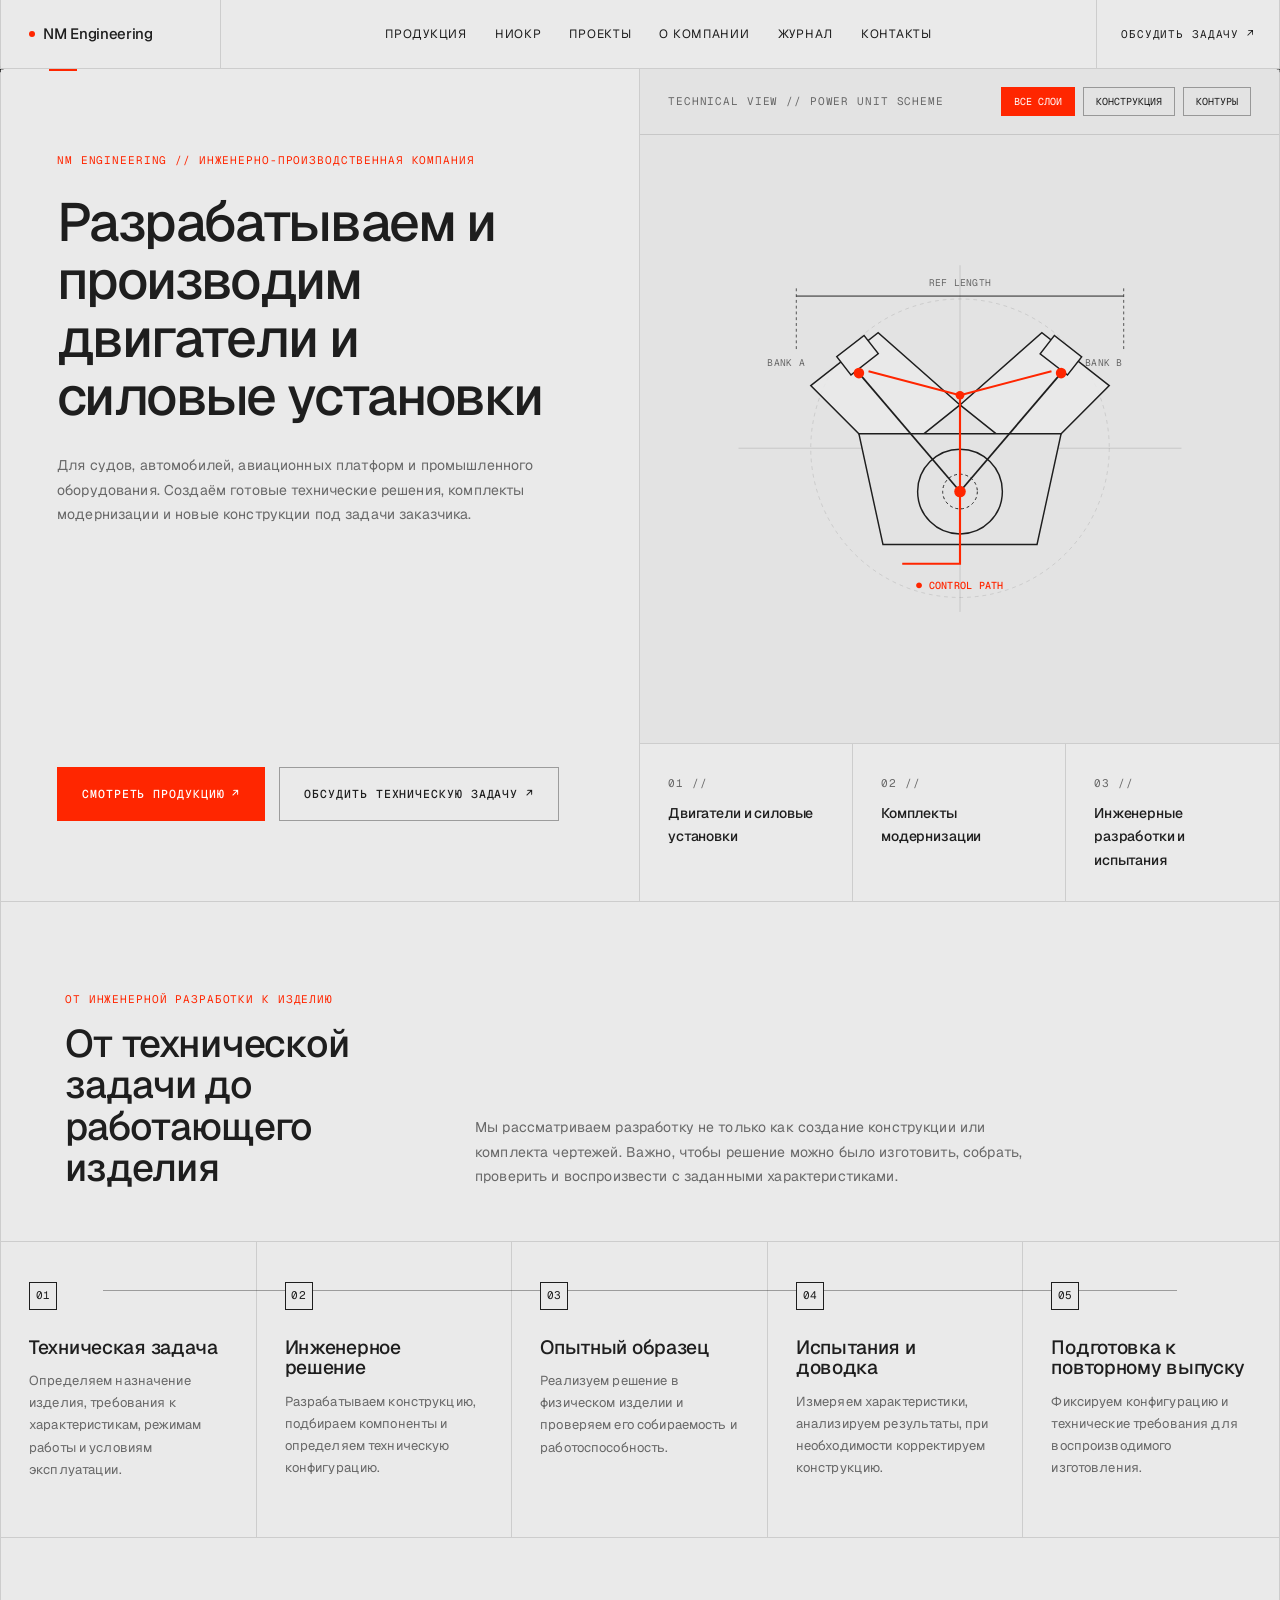
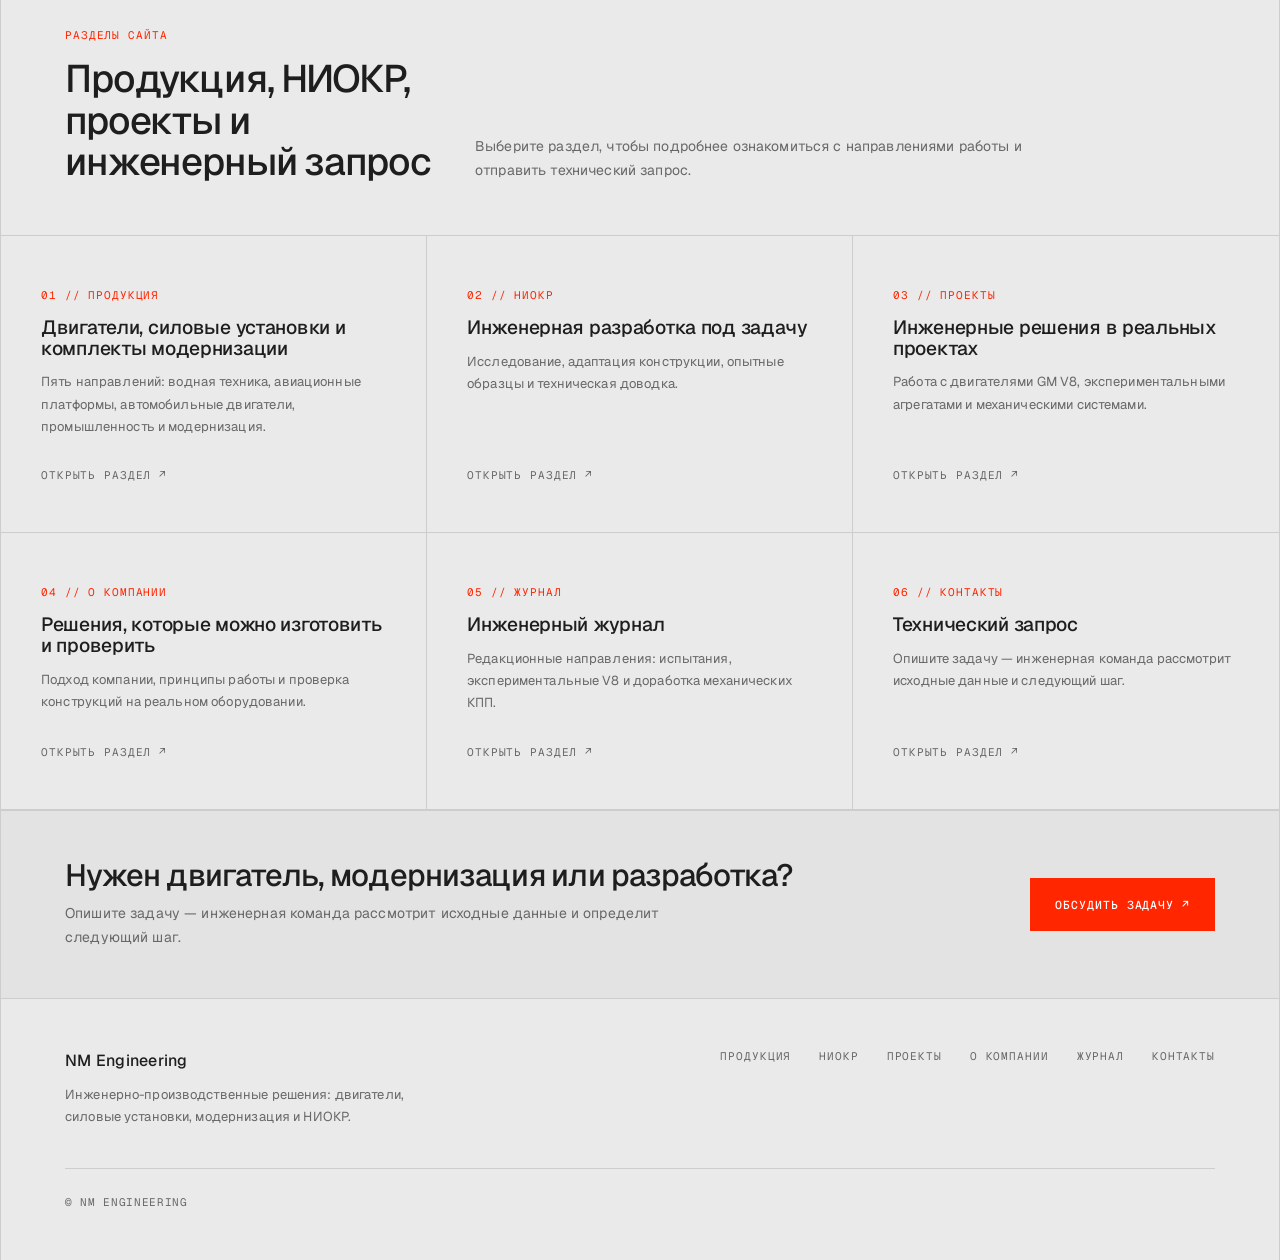
<file: index.html>
<!DOCTYPE html>
<html lang="ru">
<head>
  <meta charset="UTF-8">
  <meta name="viewport" content="width=device-width, initial-scale=1.0">
  <title>NM Engineering — двигатели, силовые установки и инженерные разработки</title>
  <meta name="description" content="NM Engineering: разработка и производство двигателей, силовых агрегатов и комплектов модернизации для транспортных и промышленных задач. НИОКР и испытания.">
  <meta name="theme-color" content="#EAEAEA">
  <link rel="preconnect" href="https://fonts.googleapis.com">
  <link rel="preconnect" href="https://fonts.gstatic.com" crossorigin>
  <link href="https://fonts.googleapis.com/css2?family=Geist+Mono:wght@400;500;600&family=Geist:wght@400;500;600&display=swap" rel="stylesheet">
  <link rel="stylesheet" href="assets/css/main.css">
</head>
<body data-page="home">
  <a class="skip-link" href="#main">К содержимому</a>

  <header class="site-header">
    <div class="header-inner">
      <a href="index.html" class="logo-box" aria-label="NM Engineering — на главную">
        <span class="logo-dot" aria-hidden="true"></span>
        <span>NM Engineering</span>
      </a>
      <nav class="nav-box" id="nav-desktop" aria-label="Основная навигация"></nav>
      <div class="header-actions">
        <a href="contacts.html" class="header-cta" data-track="cta_form">Обсудить задачу ↗</a>
        <button type="button" class="menu-toggle" id="menu-toggle" aria-expanded="false" aria-controls="nav-mobile" aria-label="Открыть меню">
          <span class="menu-toggle-bars" aria-hidden="true"><span></span><span></span><span></span></span>
        </button>
      </div>
    </div>
    <nav class="mobile-nav" id="nav-mobile" aria-label="Мобильная навигация"></nav>
  </header>

  <main id="main" class="wrapper">
    <section class="section cross-tl cross-tr" aria-labelledby="hero-title">
      <div class="hero-grid">
        <div class="hero-content torque-mark">
          <div>
            <span class="mono accent">NM Engineering // Инженерно-производственная компания</span>
            <h1 id="hero-title" style="margin-top: 22px;">
              Разрабатываем и производим двигатели и силовые установки
            </h1>
            <p class="hero-sub">
              Для судов, автомобилей, авиационных платформ и промышленного оборудования.
              Создаём готовые технические решения, комплекты модернизации и новые конструкции
              под задачи заказчика.
            </p>
          </div>
          <div class="hero-actions">
            <a href="products.html" class="btn btn-red" data-track="hero_to_catalog">
              <span>Смотреть продукцию ↗</span>
            </a>
            <a href="contacts.html" class="btn btn-ghost" data-track="cta_form">
              <span>Обсудить техническую задачу ↗</span>
            </a>
          </div>
        </div>

        <div class="hero-visual" aria-hidden="true">
          <div class="viewport-top">
            <span class="mono">Technical view // Power unit scheme</span>
            <div class="layer-pills" role="group" aria-label="Слои схемы">
              <button type="button" class="pill active" data-layer="all">Все слои</button>
              <button type="button" class="pill" data-layer="structure">Конструкция</button>
              <button type="button" class="pill" data-layer="flow">Контуры</button>
            </div>
          </div>
          <div class="cad-stage">
            <svg viewBox="0 0 540 400" fill="none" xmlns="http://www.w3.org/2000/svg" role="img" aria-label="Схематичная визуализация силового агрегата">
              <circle cx="270" cy="210" r="155" stroke="#1E1E1E" stroke-opacity="0.12" stroke-dasharray="4 4"/>
              <line x1="270" y1="20" x2="270" y2="380" stroke="#1E1E1E" stroke-opacity="0.15"/>
              <line x1="40" y1="210" x2="500" y2="210" stroke="#1E1E1E" stroke-opacity="0.15"/>
              <g id="layer-geo">
                <line x1="100" y1="52" x2="440" y2="52" stroke="#1E1E1E" stroke-width="1"/>
                <line x1="100" y1="44" x2="100" y2="110" stroke="#1E1E1E" stroke-width="0.75" stroke-dasharray="3 3"/>
                <line x1="440" y1="44" x2="440" y2="110" stroke="#1E1E1E" stroke-width="0.75" stroke-dasharray="3 3"/>
                <text x="270" y="42" text-anchor="middle" fill="#686868" font-family="Geist Mono, monospace" font-size="10">REF LENGTH</text>
                <text x="70" y="125" fill="#686868" font-family="Geist Mono, monospace" font-size="10">BANK A</text>
                <text x="400" y="125" fill="#686868" font-family="Geist Mono, monospace" font-size="10">BANK B</text>
              </g>
              <g stroke="#1E1E1E" stroke-width="1.5">
                <polygon points="115,145 185,90 270,165 195,225" fill="#EAEAEA" fill-opacity="0.85"/>
                <polygon points="425,145 355,90 270,165 345,225" fill="#EAEAEA" fill-opacity="0.85"/>
                <polygon points="165,195 375,195 350,310 190,310" fill="#E3E3E3"/>
                <rect x="142" y="115" width="36" height="24" transform="rotate(-38 142 115)" fill="#EAEAEA"/>
                <rect x="368" y="93" width="36" height="24" transform="rotate(38 368 93)" fill="#EAEAEA"/>
              </g>
              <circle cx="270" cy="255" r="44" stroke="#1E1E1E" stroke-width="1.5"/>
              <circle cx="270" cy="255" r="18" stroke="#1E1E1E" stroke-width="1" stroke-dasharray="3 3"/>
              <line x1="270" y1="255" x2="165" y2="132" stroke="#1E1E1E" stroke-width="1.8"/>
              <line x1="270" y1="255" x2="375" y2="132" stroke="#1E1E1E" stroke-width="1.8"/>
              <g id="layer-oil">
                <path d="M 210 330 L 270 330 L 270 155 L 175 130 M 270 155 L 365 130" stroke="#FF2600" stroke-width="2.2"/>
                <circle cx="165" cy="132" r="5.5" fill="#FF2600"/>
                <circle cx="375" cy="132" r="5.5" fill="#FF2600"/>
                <circle cx="270" cy="255" r="6" fill="#FF2600"/>
                <circle cx="270" cy="155" r="4.5" fill="#FF2600"/>
                <text x="270" y="356" text-anchor="middle" fill="#FF2600" font-family="Geist Mono, monospace" font-size="10.5" font-weight="500">● CONTROL PATH</text>
              </g>
            </svg>
          </div>
          <div class="hero-strip">
            <div class="strip-box">
              <span class="mono">01 //</span>
              <strong>Двигатели и силовые установки</strong>
            </div>
            <div class="strip-box">
              <span class="mono">02 //</span>
              <strong>Комплекты модернизации</strong>
            </div>
            <div class="strip-box">
              <span class="mono">03 //</span>
              <strong>Инженерные разработки и испытания</strong>
            </div>
          </div>
        </div>
      </div>
    </section>

    <section id="process" class="section reveal" aria-labelledby="process-title">
      <div class="sec-head">
        <div>
          <span class="mono accent sec-label">От инженерной разработки к изделию</span>
          <h2 id="process-title">От технической задачи до работающего изделия</h2>
        </div>
        <p>
          Мы рассматриваем разработку не только как создание конструкции или комплекта чертежей.
          Важно, чтобы решение можно было изготовить, собрать, проверить и воспроизвести
          с заданными характеристиками.
        </p>
      </div>
      <div class="process-track" id="process-track"></div>
    </section>

    <section class="section reveal" aria-labelledby="overview-title">
      <div class="sec-head">
        <div>
          <span class="mono accent sec-label">Разделы сайта</span>
          <h2 id="overview-title">Продукция, НИОКР, проекты и инженерный запрос</h2>
        </div>
        <p>
          Выберите раздел, чтобы подробнее ознакомиться с направлениями работы
          и отправить технический запрос.
        </p>
      </div>
      <div class="overview-grid" id="overview-grid"></div>
    </section>

    <section class="section">
      <div class="rnd-cta-band">
        <div>
          <h2 style="font-size: clamp(22px, 2.4vw, 32px);">Нужен двигатель, модернизация или разработка?</h2>
          <p style="margin-top: 10px;">
            Опишите задачу — инженерная команда рассмотрит исходные данные и определит следующий шаг.
          </p>
        </div>
        <a href="contacts.html" class="btn btn-red" data-track="cta_form">Обсудить задачу ↗</a>
      </div>
    </section>

    <footer class="site-footer">
      <div class="footer-brand">
        <strong>NM Engineering</strong>
        <p>Инженерно-производственные решения: двигатели, силовые установки, модернизация и НИОКР.</p>
      </div>
      <nav class="footer-nav" id="footer-nav" aria-label="Навигация в подвале"></nav>
      <div class="footer-meta">© NM Engineering</div>
    </footer>
  </main>

  <script src="assets/js/content.js"></script>
  <script src="assets/js/app.js"></script>
</body>
</html>
</file>
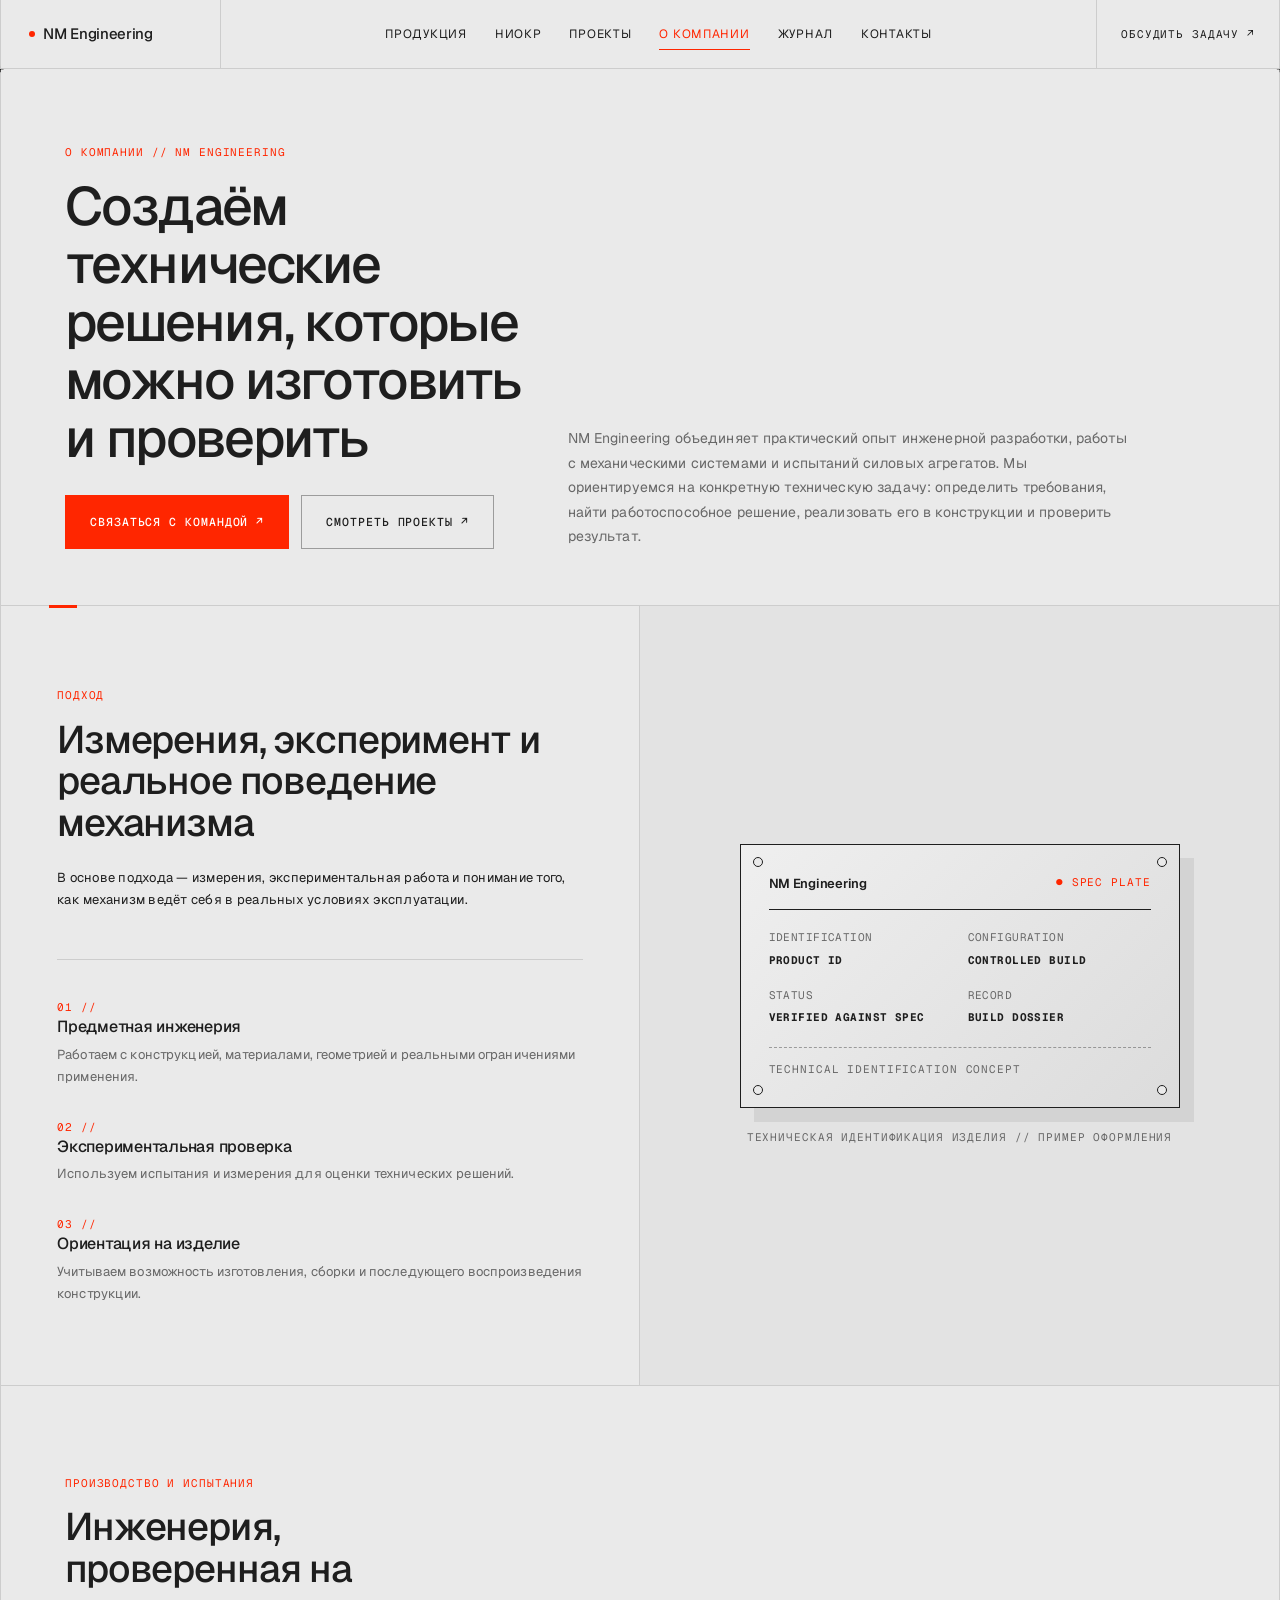
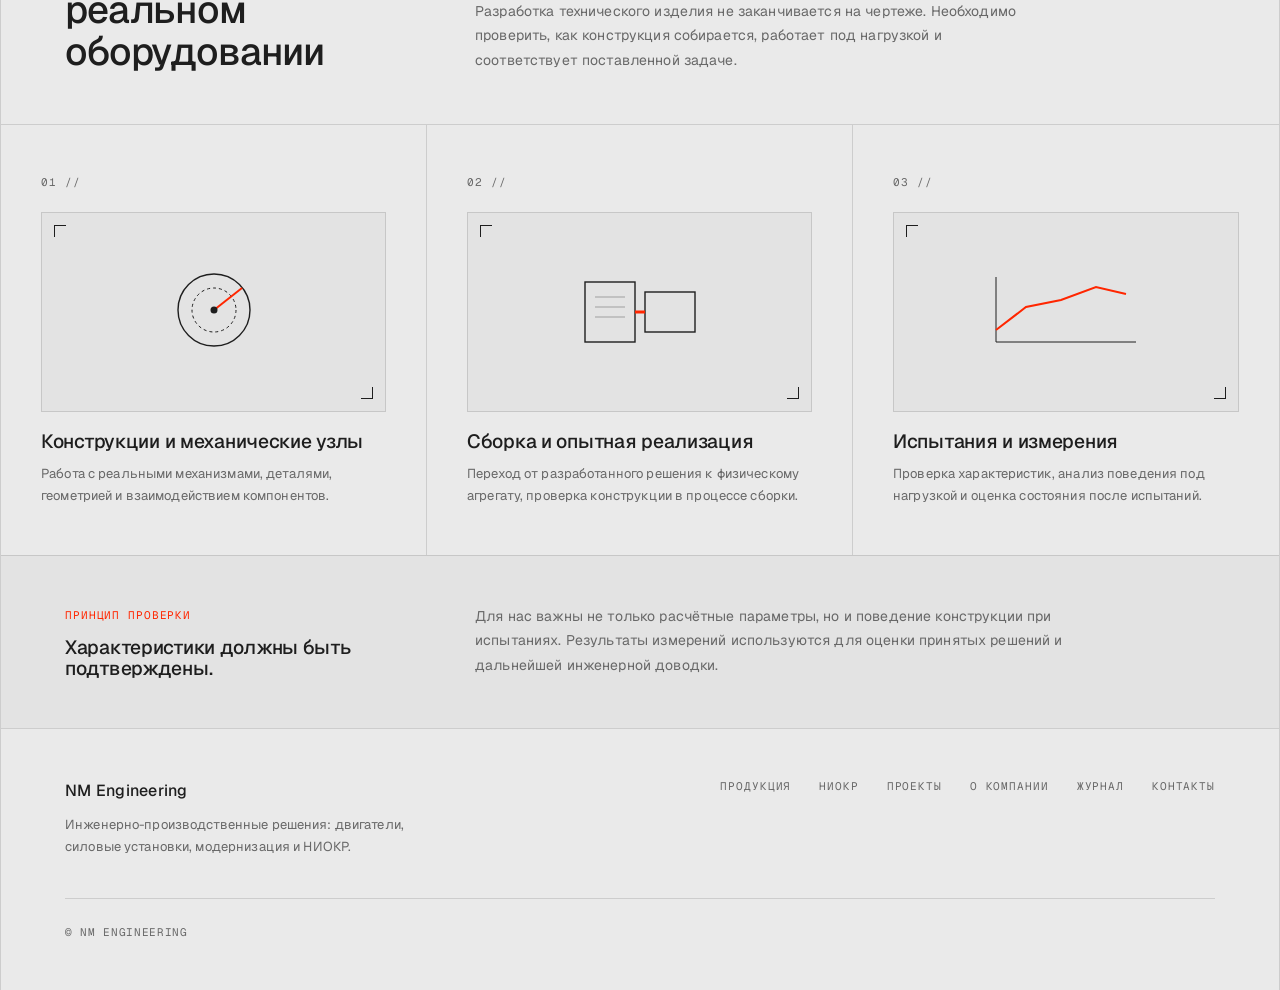
<file: about.html>
<!DOCTYPE html>
<html lang="ru">
<head>
  <meta charset="UTF-8">
  <meta name="viewport" content="width=device-width, initial-scale=1.0">
  <title>О компании — NM Engineering</title>
  <meta name="description" content="NM Engineering: практическая инженерная разработка, работа с механическими системами и испытания силовых агрегатов.">
  <meta name="theme-color" content="#EAEAEA">
  <link rel="preconnect" href="https://fonts.googleapis.com">
  <link rel="preconnect" href="https://fonts.gstatic.com" crossorigin>
  <link href="https://fonts.googleapis.com/css2?family=Geist+Mono:wght@400;500;600&family=Geist:wght@400;500;600&display=swap" rel="stylesheet">
  <link rel="stylesheet" href="assets/css/main.css">
</head>
<body data-page="about">
  <a class="skip-link" href="#main">К содержимому</a>

  <header class="site-header">
    <div class="header-inner">
      <a href="index.html" class="logo-box" aria-label="NM Engineering — на главную">
        <span class="logo-dot" aria-hidden="true"></span>
        <span>NM Engineering</span>
      </a>
      <nav class="nav-box" id="nav-desktop" aria-label="Основная навигация"></nav>
      <div class="header-actions">
        <a href="contacts.html" class="header-cta" data-track="cta_form">Обсудить задачу ↗</a>
        <button type="button" class="menu-toggle" id="menu-toggle" aria-expanded="false" aria-controls="nav-mobile" aria-label="Открыть меню">
          <span class="menu-toggle-bars" aria-hidden="true"><span></span><span></span><span></span></span>
        </button>
      </div>
    </div>
    <nav class="mobile-nav" id="nav-mobile" aria-label="Мобильная навигация"></nav>
  </header>

  <main id="main" class="wrapper">
    <header class="page-intro section cross-tl cross-tr">
      <div>
        <span class="mono accent">О компании // NM Engineering</span>
        <h1>Создаём технические решения, которые можно изготовить и проверить</h1>
        <div class="page-actions">
          <a href="contacts.html" class="btn btn-red" data-track="cta_form">Связаться с командой ↗</a>
          <a href="projects.html" class="btn btn-ghost">Смотреть проекты ↗</a>
        </div>
      </div>
      <p>
        NM Engineering объединяет практический опыт инженерной разработки,
        работы с механическими системами и испытаний силовых агрегатов.
        Мы ориентируемся на конкретную техническую задачу: определить требования,
        найти работоспособное решение, реализовать его в конструкции и проверить результат.
      </p>
    </header>

    <section class="section reveal" aria-labelledby="about-title">
      <div class="about-grid">
        <div class="about-left torque-mark">
          <div>
            <span class="mono accent sec-label">Подход</span>
            <h2 id="about-title" style="margin-bottom: 24px;">
              Измерения, эксперимент и реальное поведение механизма
            </h2>
            <p>
              В основе подхода — измерения, экспериментальная работа и понимание того,
              как механизм ведёт себя в реальных условиях эксплуатации.
            </p>
          </div>
          <div class="principles" id="principles"></div>
        </div>

        <div class="about-right">
          <div class="metal-nameplate" aria-hidden="true">
            <div class="rivet tl"></div>
            <div class="rivet tr"></div>
            <div class="rivet bl"></div>
            <div class="rivet br"></div>
            <div style="display:flex; justify-content:space-between; border-bottom: 1.5px solid var(--ink); padding-bottom: 14px; margin-bottom: 18px;">
              <span style="font-weight: 600; letter-spacing: -0.02em;">NM Engineering</span>
              <span class="mono accent">● Spec plate</span>
            </div>
            <div class="nameplate-grid">
              <div>
                <span>Identification</span>
                <strong>Product ID</strong>
              </div>
              <div>
                <span>Configuration</span>
                <strong>Controlled build</strong>
              </div>
              <div>
                <span>Status</span>
                <strong>Verified against spec</strong>
              </div>
              <div>
                <span>Record</span>
                <strong>Build dossier</strong>
              </div>
            </div>
            <div style="margin-top: 20px; padding-top: 12px; border-top: 1px dashed var(--line-strong);" class="mono">
              Technical identification concept
            </div>
          </div>
          <p class="mono nameplate-caption">
            Техническая идентификация изделия // пример оформления
          </p>
        </div>
      </div>
    </section>

    <section id="testing" class="section reveal" aria-labelledby="testing-title">
      <div class="sec-head">
        <div>
          <span class="mono accent sec-label">Производство и испытания</span>
          <h2 id="testing-title">Инженерия, проверенная на реальном оборудовании</h2>
        </div>
        <p>
          Разработка технического изделия не заканчивается на чертеже.
          Необходимо проверить, как конструкция собирается, работает под нагрузкой
          и соответствует поставленной задаче.
        </p>
      </div>

      <div class="plates-grid" id="testing-grid"></div>

      <div class="testing-note">
        <div>
          <span class="mono accent">Принцип проверки</span>
          <h3 style="margin-top: 12px;">Характеристики должны быть подтверждены.</h3>
        </div>
        <p>
          Для нас важны не только расчётные параметры, но и поведение конструкции при испытаниях.
          Результаты измерений используются для оценки принятых решений и дальнейшей инженерной доводки.
        </p>
      </div>
    </section>

    <footer class="site-footer">
      <div class="footer-brand">
        <strong>NM Engineering</strong>
        <p>Инженерно-производственные решения: двигатели, силовые установки, модернизация и НИОКР.</p>
      </div>
      <nav class="footer-nav" id="footer-nav" aria-label="Навигация в подвале"></nav>
      <div class="footer-meta">© NM Engineering</div>
    </footer>
  </main>

  <script src="assets/js/content.js"></script>
  <script src="assets/js/app.js"></script>
</body>
</html>
</file>
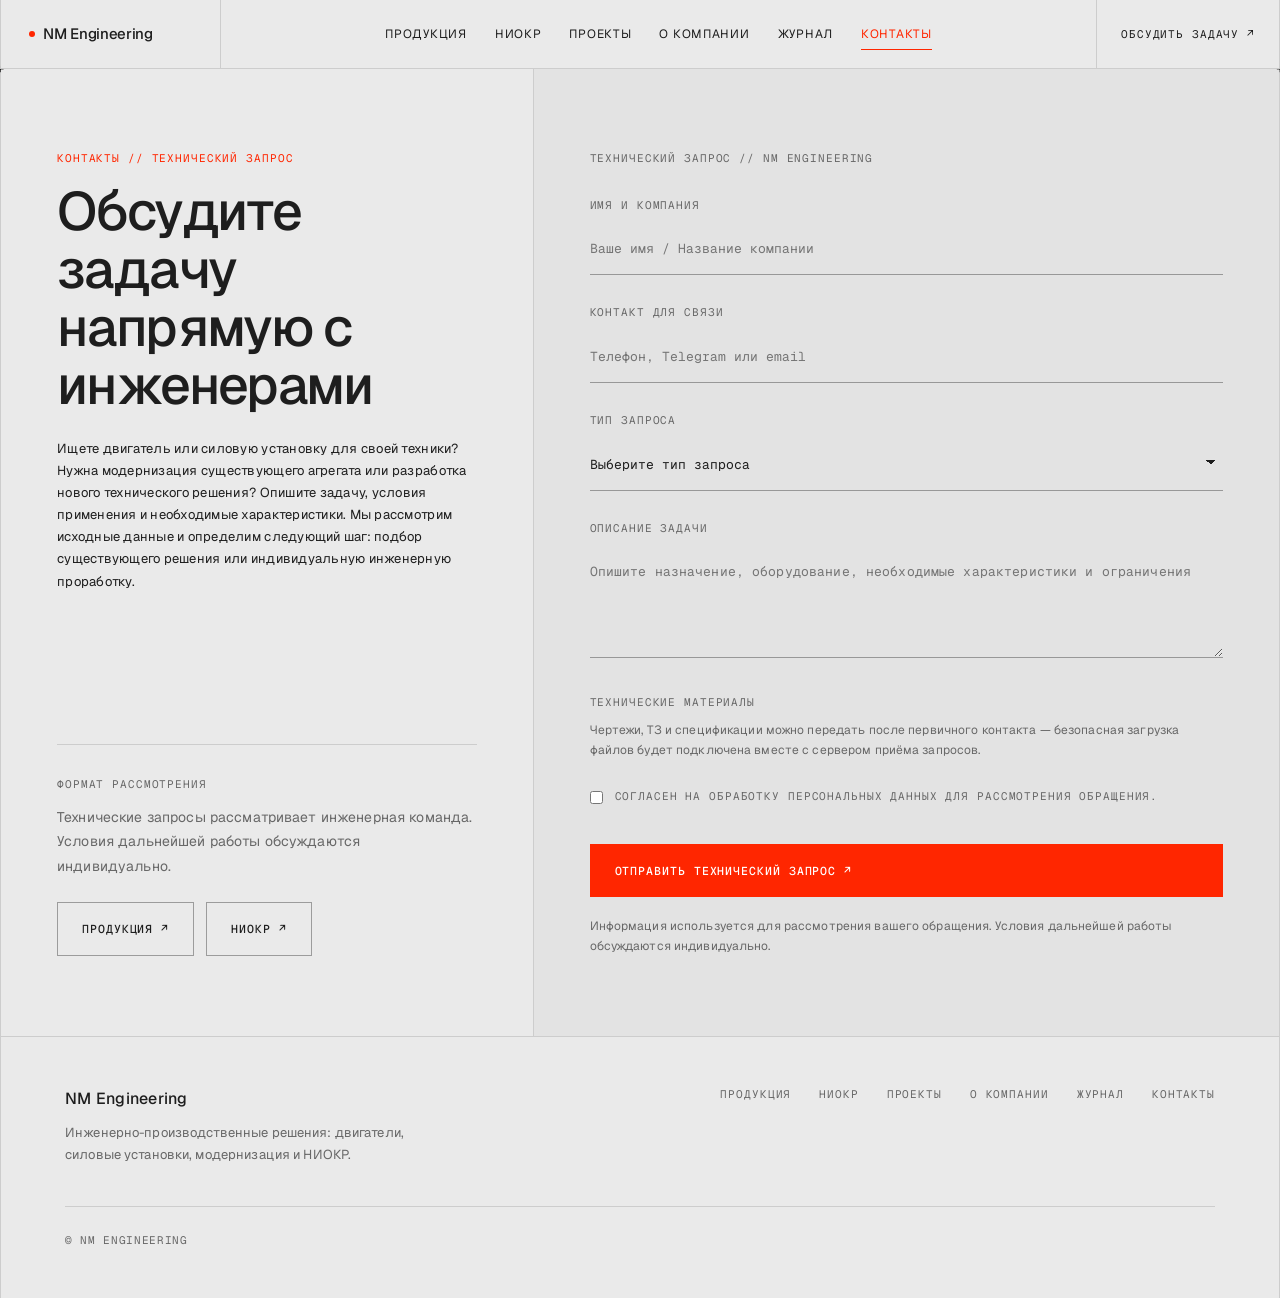
<file: contacts.html>
<!DOCTYPE html>
<html lang="ru">
<head>
  <meta charset="UTF-8">
  <meta name="viewport" content="width=device-width, initial-scale=1.0">
  <title>Контакты и технический запрос — NM Engineering</title>
  <meta name="description" content="Отправьте технический запрос команде NM Engineering: подбор двигателя, модернизация или индивидуальная разработка.">
  <meta name="theme-color" content="#EAEAEA">
  <link rel="preconnect" href="https://fonts.googleapis.com">
  <link rel="preconnect" href="https://fonts.gstatic.com" crossorigin>
  <link href="https://fonts.googleapis.com/css2?family=Geist+Mono:wght@400;500;600&family=Geist:wght@400;500;600&display=swap" rel="stylesheet">
  <link rel="stylesheet" href="assets/css/main.css">
</head>
<body data-page="contacts">
  <a class="skip-link" href="#main">К содержимому</a>

  <header class="site-header">
    <div class="header-inner">
      <a href="index.html" class="logo-box" aria-label="NM Engineering — на главную">
        <span class="logo-dot" aria-hidden="true"></span>
        <span>NM Engineering</span>
      </a>
      <nav class="nav-box" id="nav-desktop" aria-label="Основная навигация"></nav>
      <div class="header-actions">
        <a href="contacts.html" class="header-cta" data-track="cta_form" aria-current="page">Обсудить задачу ↗</a>
        <button type="button" class="menu-toggle" id="menu-toggle" aria-expanded="false" aria-controls="nav-mobile" aria-label="Открыть меню">
          <span class="menu-toggle-bars" aria-hidden="true"><span></span><span></span><span></span></span>
        </button>
      </div>
    </div>
    <nav class="mobile-nav" id="nav-mobile" aria-label="Мобильная навигация"></nav>
  </header>

  <main id="main" class="wrapper">
    <section id="contacts" class="section cross-tl cross-tr" aria-labelledby="contacts-title">
      <div class="contact-grid">
        <div class="contact-info">
          <div>
            <span class="mono accent sec-label">Контакты // Технический запрос</span>
            <h1 id="contacts-title" style="margin: 14px 0 24px;">
              Обсудите задачу напрямую с инженерами
            </h1>
            <p>
              Ищете двигатель или силовую установку для своей техники?
              Нужна модернизация существующего агрегата или разработка нового технического решения?
              Опишите задачу, условия применения и необходимые характеристики.
              Мы рассмотрим исходные данные и определим следующий шаг:
              подбор существующего решения или индивидуальную инженерную проработку.
            </p>
          </div>

          <div style="border-top: 1px solid var(--line); padding-top: 28px;">
            <span class="mono">Формат рассмотрения</span>
            <p class="prose" style="margin-top: 10px;">
              Технические запросы рассматривает инженерная команда.
              Условия дальнейшей работы обсуждаются индивидуально.
            </p>
            <div style="margin-top: 24px; display: flex; flex-wrap: wrap; gap: 12px;">
              <a href="products.html" class="btn btn-ghost">Продукция ↗</a>
              <a href="rnd.html" class="btn btn-ghost">НИОКР ↗</a>
            </div>
            <!-- TODO (перед запуском): добавить подтверждённые контакты и политику ПДн -->
          </div>
        </div>

        <form class="contact-form" id="tech-form" novalidate>
          <span class="mono form-title">Технический запрос // NM Engineering</span>

          <input type="hidden" id="request-direction" name="direction" value="">

          <div class="field">
            <label for="field-name">Имя и компания</label>
            <input
              type="text"
              id="field-name"
              name="name"
              class="input-line"
              placeholder="Ваше имя / Название компании"
              autocomplete="organization"
              required
            >
          </div>

          <div class="field">
            <label for="field-contact">Контакт для связи</label>
            <input
              type="text"
              id="field-contact"
              name="contact"
              class="input-line"
              placeholder="Телефон, Telegram или email"
              autocomplete="email"
              required
            >
          </div>

          <div class="field">
            <label for="request-type">Тип запроса</label>
            <select id="request-type" name="requestType" class="select-line" required></select>
          </div>

          <div class="field">
            <label for="request-message">Описание задачи</label>
            <textarea
              id="request-message"
              name="message"
              class="textarea-line"
              placeholder="Опишите назначение, оборудование, необходимые характеристики и ограничения"
              required
            ></textarea>
          </div>

          <div class="field">
            <span class="mono" style="display:block; margin-bottom: 8px;">Технические материалы</span>
            <p class="field-hint">
              Чертежи, ТЗ и спецификации можно передать после первичного контакта —
              безопасная загрузка файлов будет подключена вместе с сервером приёма запросов.
            </p>
          </div>

          <div class="consent field">
            <input type="checkbox" id="field-consent" name="consent" required>
            <label for="field-consent">
              Согласен на обработку персональных данных для рассмотрения обращения.
            </label>
          </div>

          <button type="submit" class="btn btn-red" id="form-submit" style="width: 100%; justify-content: space-between;">
            <span>Отправить технический запрос ↗</span>
          </button>

          <div class="form-status" id="form-status" role="status"></div>

          <p class="form-footnote">
            Информация используется для рассмотрения вашего обращения.
            Условия дальнейшей работы обсуждаются индивидуально.
          </p>
        </form>
      </div>
    </section>

    <footer class="site-footer">
      <div class="footer-brand">
        <strong>NM Engineering</strong>
        <p>Инженерно-производственные решения: двигатели, силовые установки, модернизация и НИОКР.</p>
      </div>
      <nav class="footer-nav" id="footer-nav" aria-label="Навигация в подвале"></nav>
      <div class="footer-meta">© NM Engineering</div>
    </footer>
  </main>

  <script src="assets/js/content.js"></script>
  <script src="assets/js/app.js"></script>
</body>
</html>
</file>
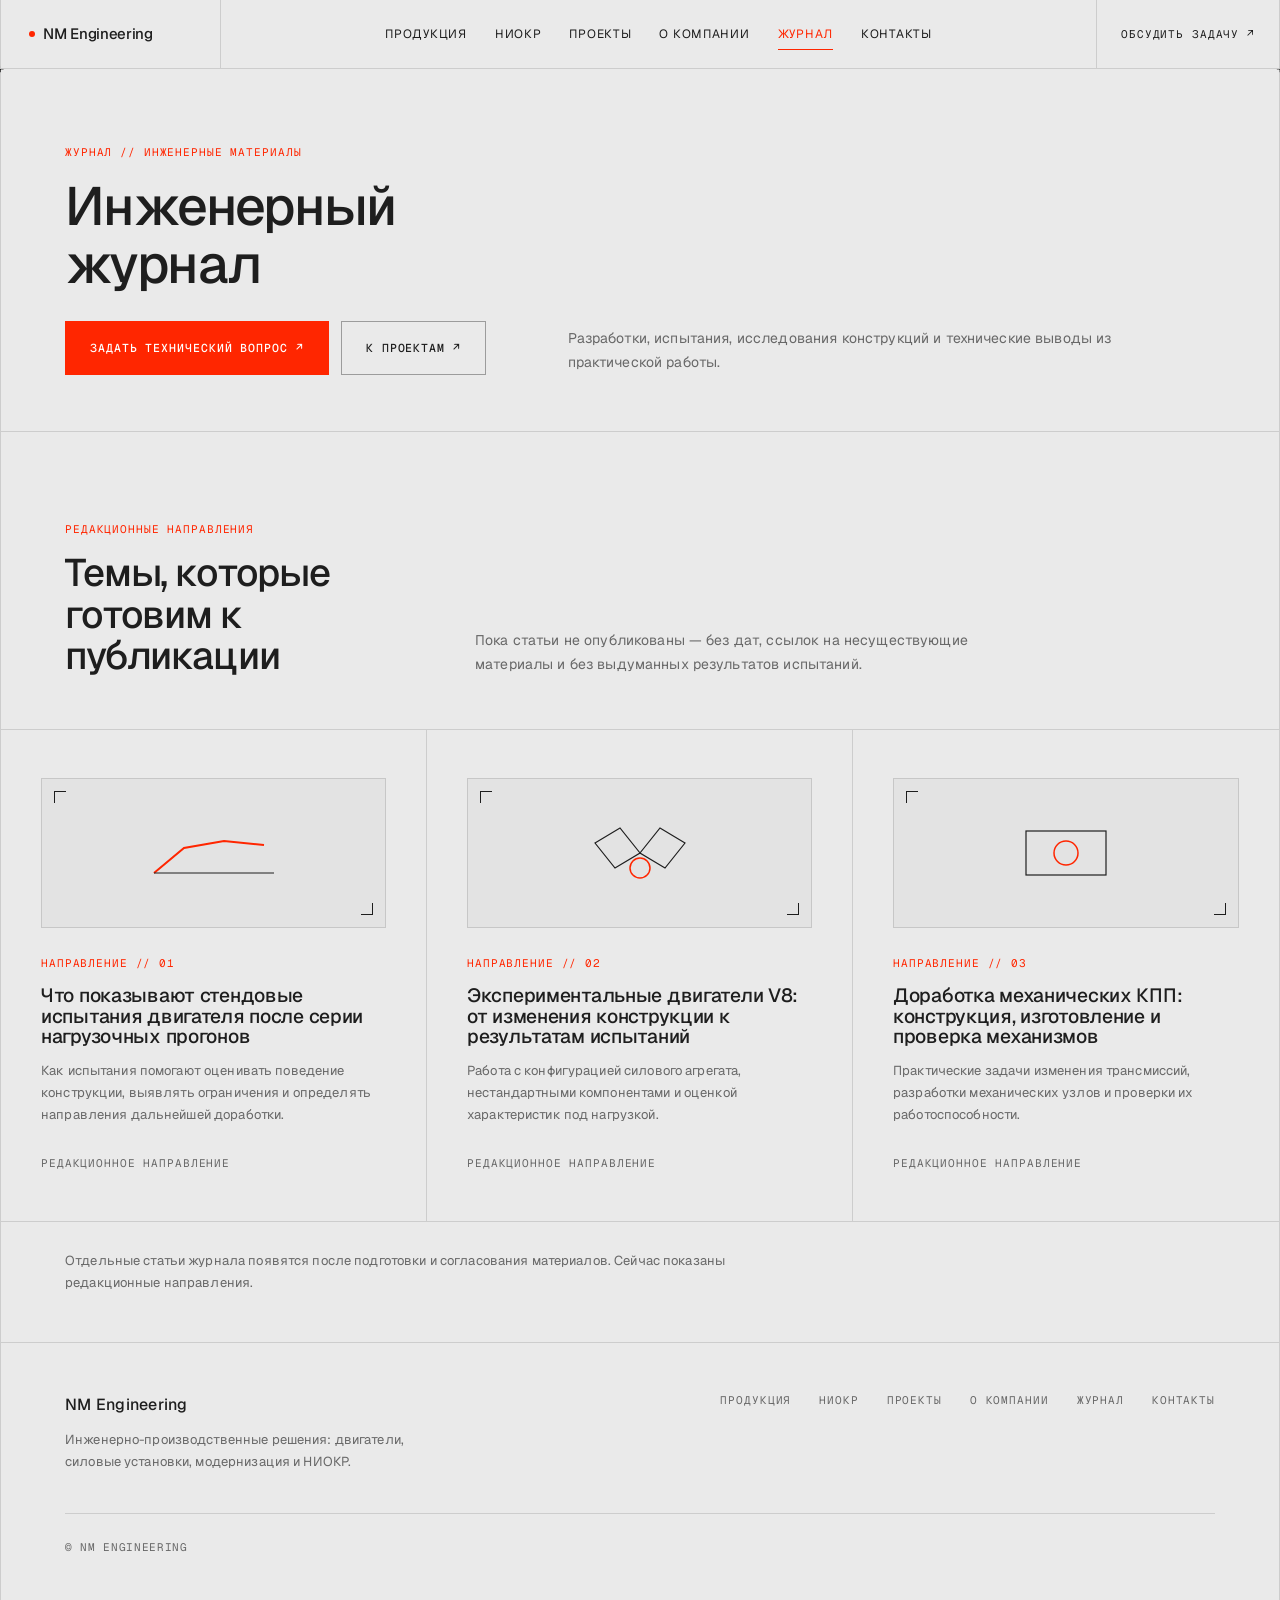
<file: journal.html>
<!DOCTYPE html>
<html lang="ru">
<head>
  <meta charset="UTF-8">
  <meta name="viewport" content="width=device-width, initial-scale=1.0">
  <title>Инженерный журнал — NM Engineering</title>
  <meta name="description" content="Инженерный журнал NM Engineering: разработки, испытания, исследования конструкций и технические выводы из практической работы.">
  <meta name="theme-color" content="#EAEAEA">
  <link rel="preconnect" href="https://fonts.googleapis.com">
  <link rel="preconnect" href="https://fonts.gstatic.com" crossorigin>
  <link href="https://fonts.googleapis.com/css2?family=Geist+Mono:wght@400;500;600&family=Geist:wght@400;500;600&display=swap" rel="stylesheet">
  <link rel="stylesheet" href="assets/css/main.css">
</head>
<body data-page="journal">
  <a class="skip-link" href="#main">К содержимому</a>

  <header class="site-header">
    <div class="header-inner">
      <a href="index.html" class="logo-box" aria-label="NM Engineering — на главную">
        <span class="logo-dot" aria-hidden="true"></span>
        <span>NM Engineering</span>
      </a>
      <nav class="nav-box" id="nav-desktop" aria-label="Основная навигация"></nav>
      <div class="header-actions">
        <a href="contacts.html" class="header-cta" data-track="cta_form">Обсудить задачу ↗</a>
        <button type="button" class="menu-toggle" id="menu-toggle" aria-expanded="false" aria-controls="nav-mobile" aria-label="Открыть меню">
          <span class="menu-toggle-bars" aria-hidden="true"><span></span><span></span><span></span></span>
        </button>
      </div>
    </div>
    <nav class="mobile-nav" id="nav-mobile" aria-label="Мобильная навигация"></nav>
  </header>

  <main id="main" class="wrapper">
    <header class="page-intro section cross-tl cross-tr">
      <div>
        <span class="mono accent">Журнал // Инженерные материалы</span>
        <h1>Инженерный журнал</h1>
        <div class="page-actions">
          <a href="contacts.html" class="btn btn-red" data-track="cta_form">Задать технический вопрос ↗</a>
          <a href="projects.html" class="btn btn-ghost">К проектам ↗</a>
        </div>
      </div>
      <p>
        Разработки, испытания, исследования конструкций и технические выводы
        из практической работы.
      </p>
    </header>

    <section class="section reveal" aria-labelledby="journal-title">
      <div class="sec-head">
        <div>
          <span class="mono accent sec-label">Редакционные направления</span>
          <h2 id="journal-title">Темы, которые готовим к публикации</h2>
        </div>
        <p>
          Пока статьи не опубликованы — без дат, ссылок на несуществующие материалы
          и без выдуманных результатов испытаний.
        </p>
      </div>
      <div class="blog-grid" id="journal-grid"></div>
      <div class="journal-note">
        <p>
          Отдельные статьи журнала появятся после подготовки и согласования материалов.
          Сейчас показаны редакционные направления.
        </p>
      </div>
    </section>

    <footer class="site-footer">
      <div class="footer-brand">
        <strong>NM Engineering</strong>
        <p>Инженерно-производственные решения: двигатели, силовые установки, модернизация и НИОКР.</p>
      </div>
      <nav class="footer-nav" id="footer-nav" aria-label="Навигация в подвале"></nav>
      <div class="footer-meta">© NM Engineering</div>
    </footer>
  </main>

  <script src="assets/js/content.js"></script>
  <script src="assets/js/app.js"></script>
</body>
</html>
</file>
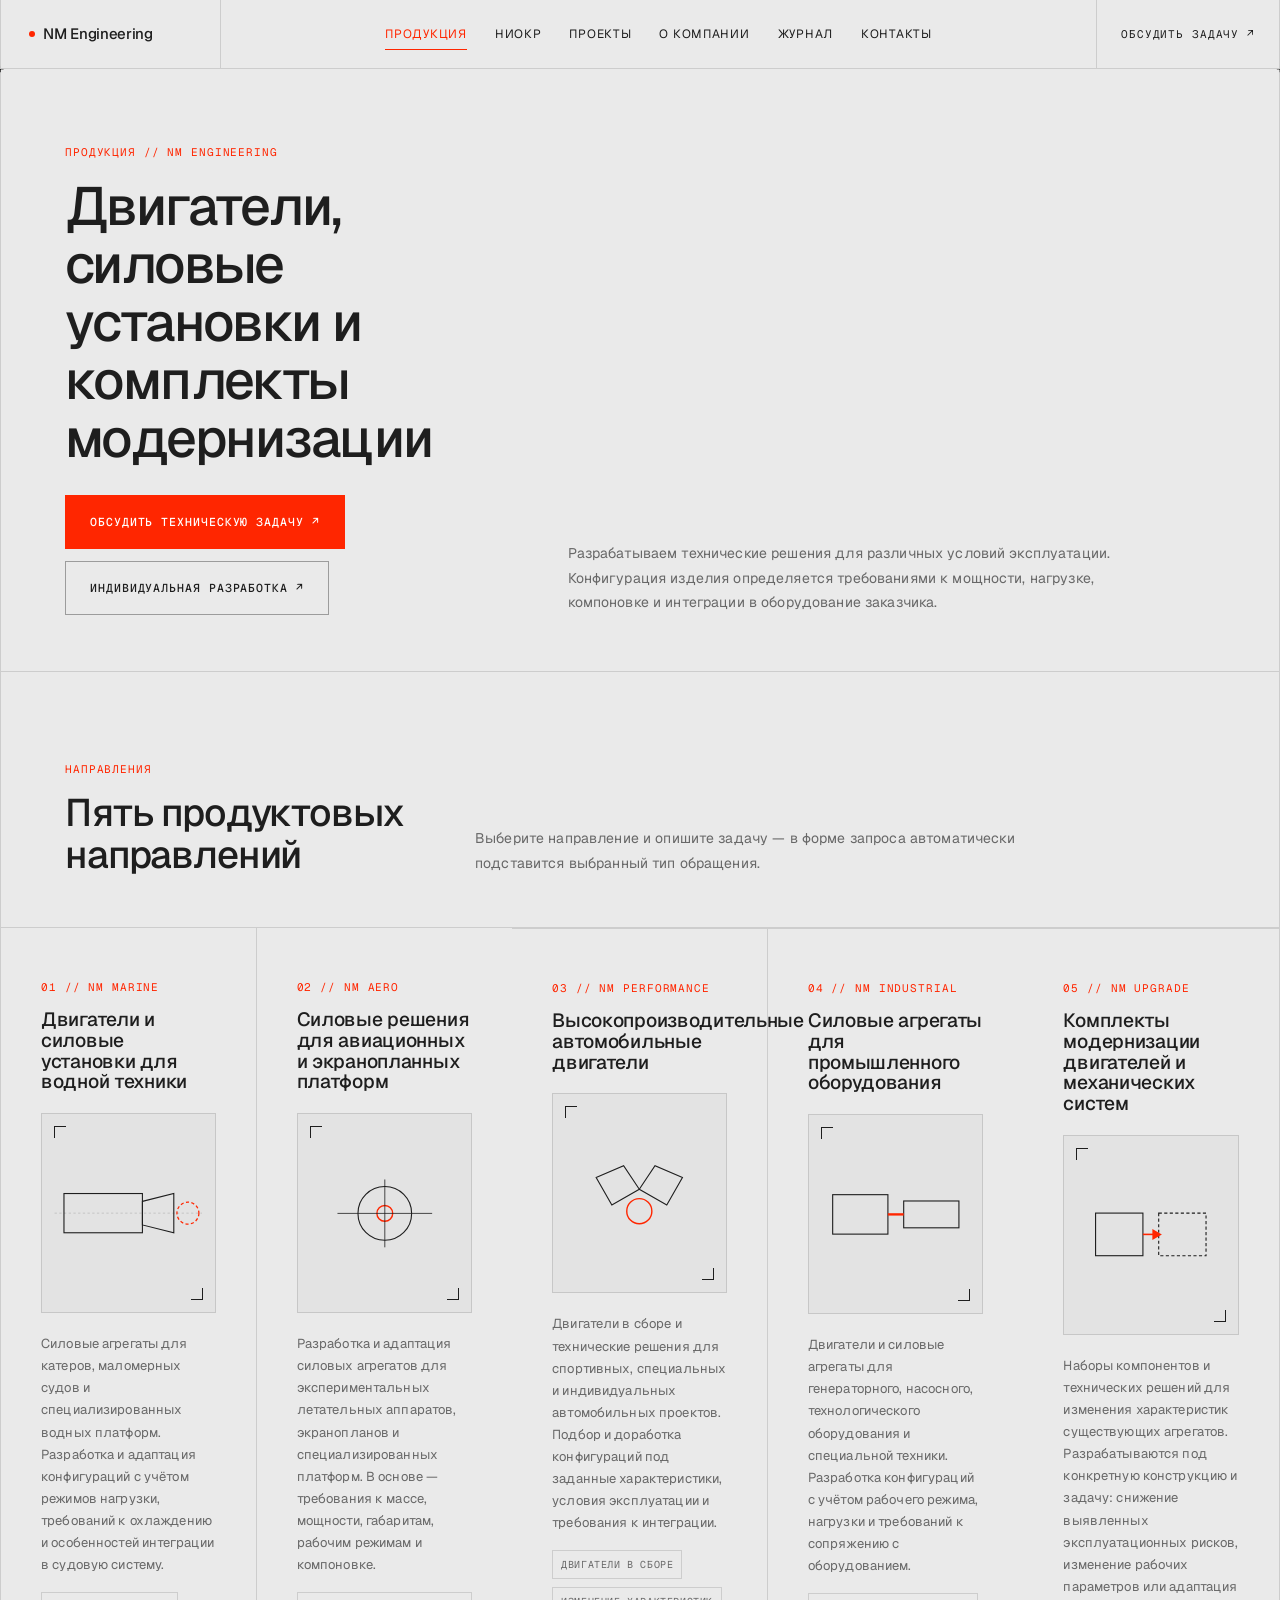
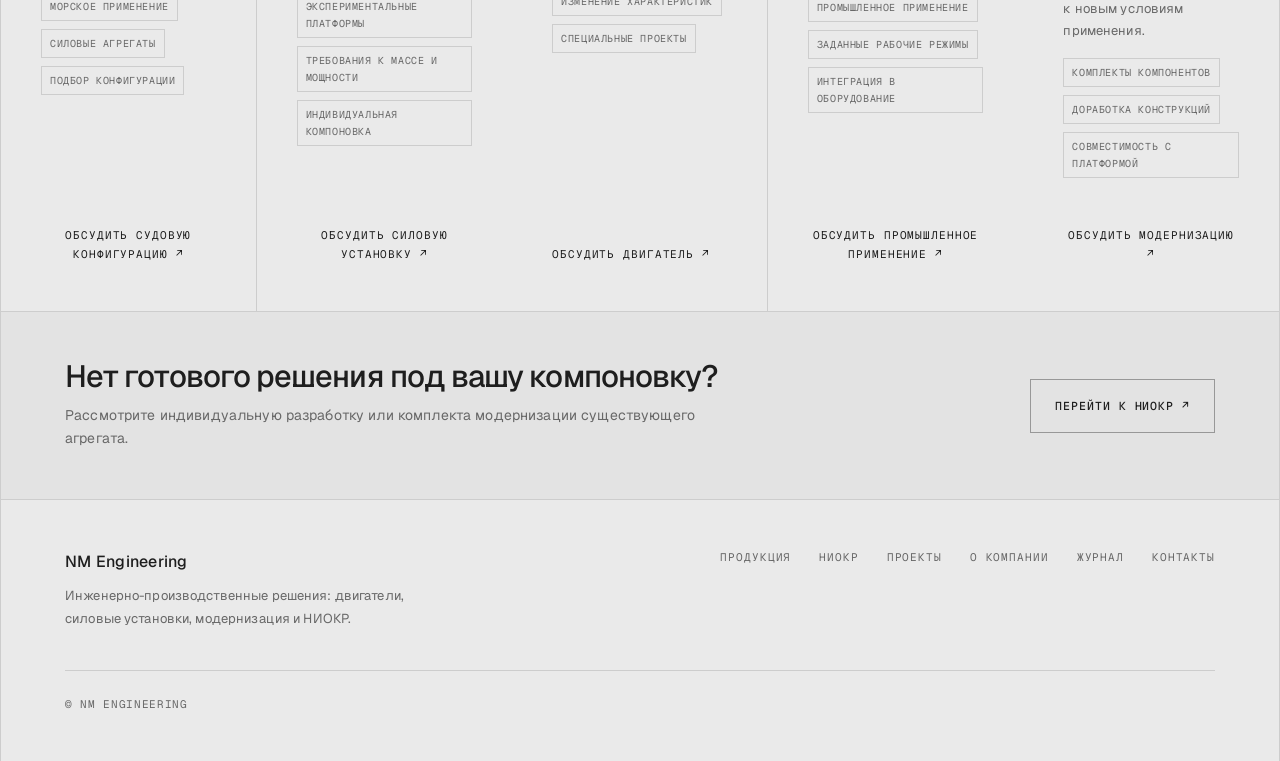
<file: products.html>
<!DOCTYPE html>
<html lang="ru">
<head>
  <meta charset="UTF-8">
  <meta name="viewport" content="width=device-width, initial-scale=1.0">
  <title>Продукция — NM Engineering</title>
  <meta name="description" content="Двигатели, силовые установки и комплекты модернизации NM Engineering для водной техники, авиационных платформ, автомобилей и промышленности.">
  <meta name="theme-color" content="#EAEAEA">
  <link rel="preconnect" href="https://fonts.googleapis.com">
  <link rel="preconnect" href="https://fonts.gstatic.com" crossorigin>
  <link href="https://fonts.googleapis.com/css2?family=Geist+Mono:wght@400;500;600&family=Geist:wght@400;500;600&display=swap" rel="stylesheet">
  <link rel="stylesheet" href="assets/css/main.css">
</head>
<body data-page="products">
  <a class="skip-link" href="#main">К содержимому</a>

  <header class="site-header">
    <div class="header-inner">
      <a href="index.html" class="logo-box" aria-label="NM Engineering — на главную">
        <span class="logo-dot" aria-hidden="true"></span>
        <span>NM Engineering</span>
      </a>
      <nav class="nav-box" id="nav-desktop" aria-label="Основная навигация"></nav>
      <div class="header-actions">
        <a href="contacts.html" class="header-cta" data-track="cta_form">Обсудить задачу ↗</a>
        <button type="button" class="menu-toggle" id="menu-toggle" aria-expanded="false" aria-controls="nav-mobile" aria-label="Открыть меню">
          <span class="menu-toggle-bars" aria-hidden="true"><span></span><span></span><span></span></span>
        </button>
      </div>
    </div>
    <nav class="mobile-nav" id="nav-mobile" aria-label="Мобильная навигация"></nav>
  </header>

  <main id="main" class="wrapper">
    <header class="page-intro section cross-tl cross-tr">
      <div>
        <span class="mono accent">Продукция // NM Engineering</span>
        <h1>Двигатели, силовые установки и комплекты модернизации</h1>
        <div class="page-actions">
          <a href="contacts.html" class="btn btn-red" data-track="cta_form">Обсудить техническую задачу ↗</a>
          <a href="rnd.html" class="btn btn-ghost">Индивидуальная разработка ↗</a>
        </div>
      </div>
      <p>
        Разрабатываем технические решения для различных условий эксплуатации.
        Конфигурация изделия определяется требованиями к мощности, нагрузке,
        компоновке и интеграции в оборудование заказчика.
      </p>
    </header>

    <section class="section reveal" aria-labelledby="products-title">
      <div class="sec-head">
        <div>
          <span class="mono accent sec-label">Направления</span>
          <h2 id="products-title">Пять продуктовых направлений</h2>
        </div>
        <p>
          Выберите направление и опишите задачу — в форме запроса автоматически
          подставится выбранный тип обращения.
        </p>
      </div>
      <div class="products-grid products-grid--detailed" id="products-grid"></div>
    </section>

    <section class="section">
      <div class="rnd-cta-band">
        <div>
          <h2 style="font-size: clamp(22px, 2.4vw, 32px);">Нет готового решения под вашу компоновку?</h2>
          <p style="margin-top: 10px;">Рассмотрите индивидуальную разработку или комплекта модернизации существующего агрегата.</p>
        </div>
        <a href="rnd.html" class="btn btn-ghost">Перейти к НИОКР ↗</a>
      </div>
    </section>

    <footer class="site-footer">
      <div class="footer-brand">
        <strong>NM Engineering</strong>
        <p>Инженерно-производственные решения: двигатели, силовые установки, модернизация и НИОКР.</p>
      </div>
      <nav class="footer-nav" id="footer-nav" aria-label="Навигация в подвале"></nav>
      <div class="footer-meta">© NM Engineering</div>
    </footer>
  </main>

  <script src="assets/js/content.js"></script>
  <script src="assets/js/app.js"></script>
</body>
</html>
</file>
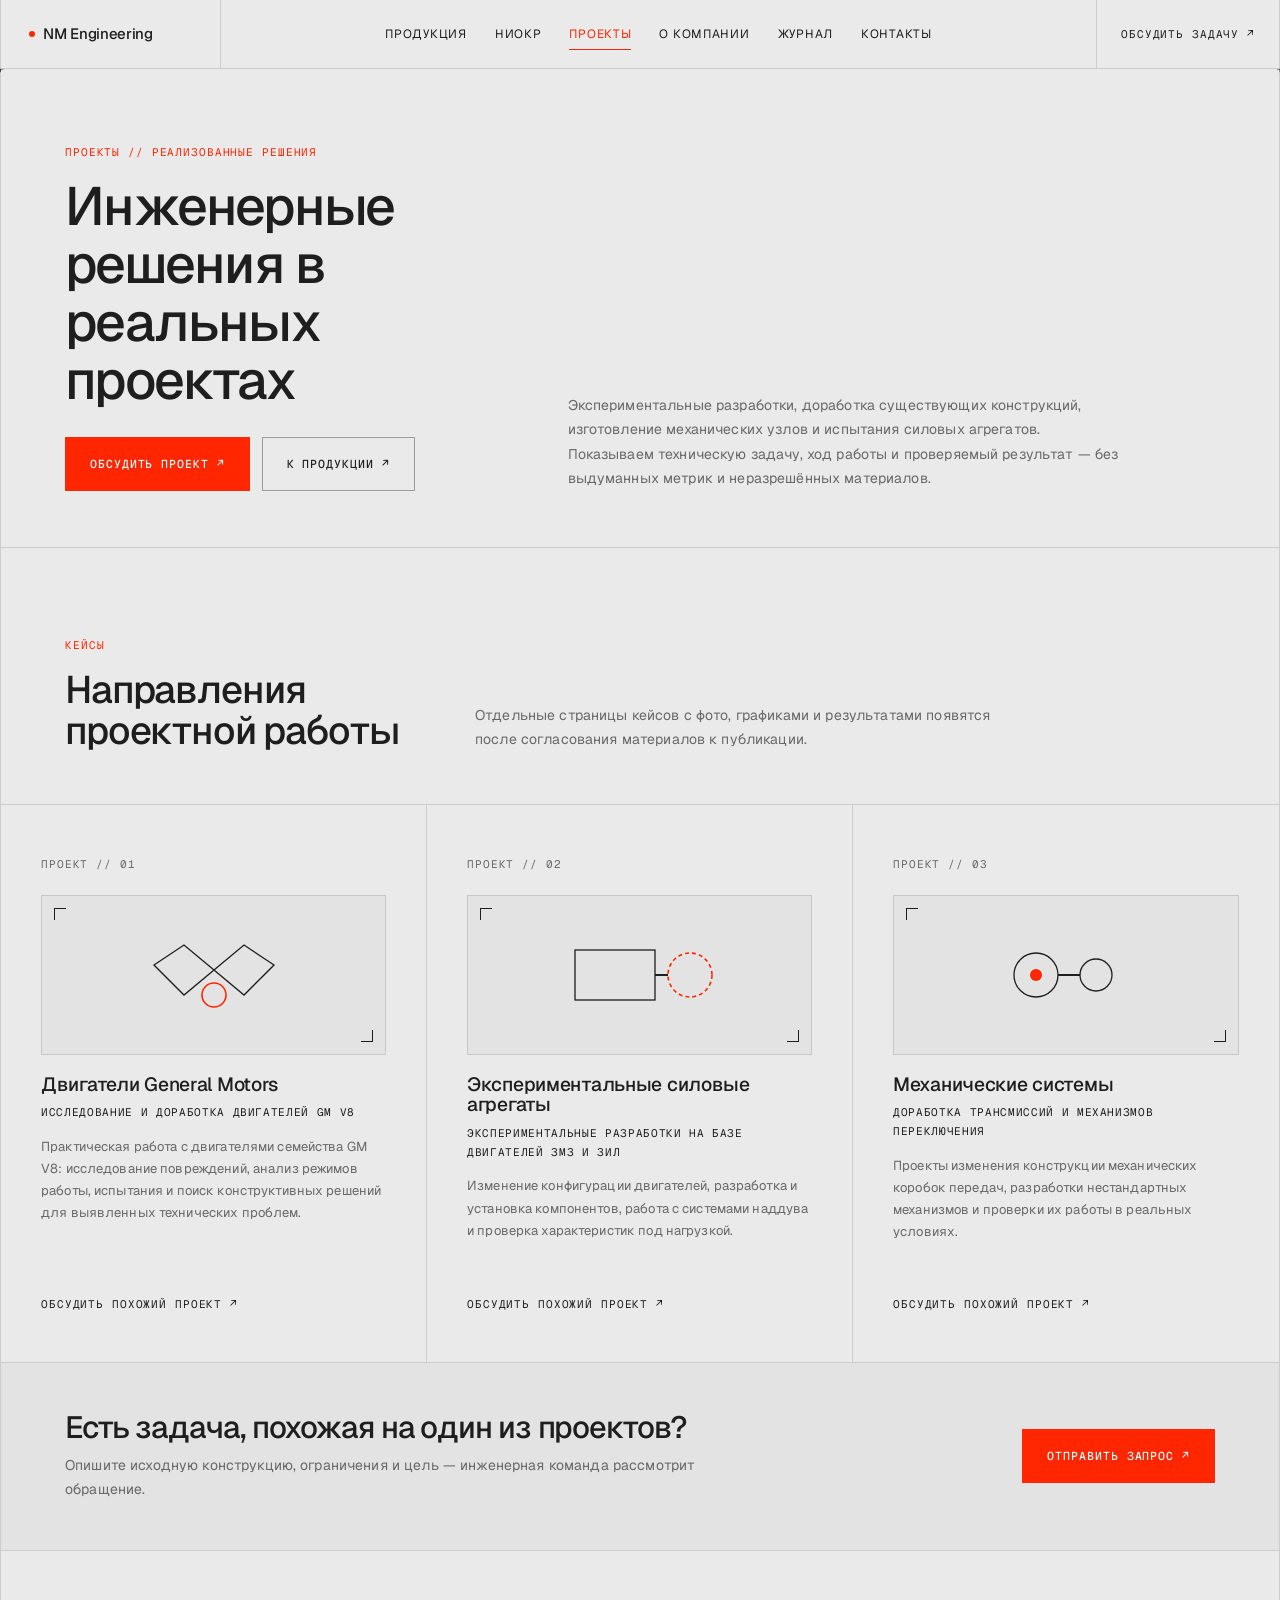
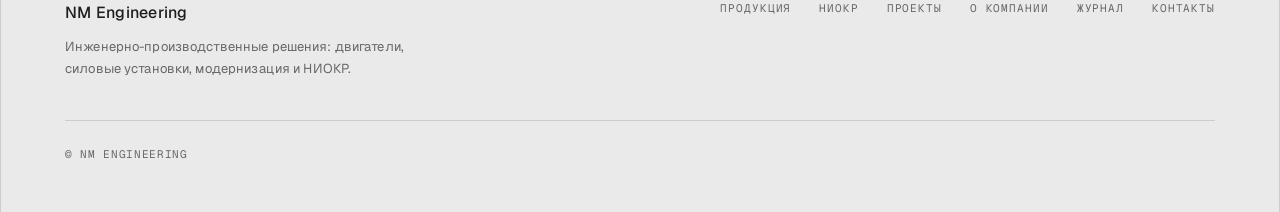
<file: projects.html>
<!DOCTYPE html>
<html lang="ru">
<head>
  <meta charset="UTF-8">
  <meta name="viewport" content="width=device-width, initial-scale=1.0">
  <title>Проекты — NM Engineering</title>
  <meta name="description" content="Инженерные проекты NM Engineering: работа с двигателями GM V8, экспериментальными агрегатами и механическими системами.">
  <meta name="theme-color" content="#EAEAEA">
  <link rel="preconnect" href="https://fonts.googleapis.com">
  <link rel="preconnect" href="https://fonts.gstatic.com" crossorigin>
  <link href="https://fonts.googleapis.com/css2?family=Geist+Mono:wght@400;500;600&family=Geist:wght@400;500;600&display=swap" rel="stylesheet">
  <link rel="stylesheet" href="assets/css/main.css">
</head>
<body data-page="projects">
  <a class="skip-link" href="#main">К содержимому</a>

  <header class="site-header">
    <div class="header-inner">
      <a href="index.html" class="logo-box" aria-label="NM Engineering — на главную">
        <span class="logo-dot" aria-hidden="true"></span>
        <span>NM Engineering</span>
      </a>
      <nav class="nav-box" id="nav-desktop" aria-label="Основная навигация"></nav>
      <div class="header-actions">
        <a href="contacts.html" class="header-cta" data-track="cta_form">Обсудить задачу ↗</a>
        <button type="button" class="menu-toggle" id="menu-toggle" aria-expanded="false" aria-controls="nav-mobile" aria-label="Открыть меню">
          <span class="menu-toggle-bars" aria-hidden="true"><span></span><span></span><span></span></span>
        </button>
      </div>
    </div>
    <nav class="mobile-nav" id="nav-mobile" aria-label="Мобильная навигация"></nav>
  </header>

  <main id="main" class="wrapper">
    <header class="page-intro section cross-tl cross-tr">
      <div>
        <span class="mono accent">Проекты // Реализованные решения</span>
        <h1>Инженерные решения в реальных проектах</h1>
        <div class="page-actions">
          <a href="contacts.html?direction=projects&type=other" class="btn btn-red" data-track="cta_form">
            Обсудить проект ↗
          </a>
          <a href="products.html" class="btn btn-ghost">К продукции ↗</a>
        </div>
      </div>
      <p>
        Экспериментальные разработки, доработка существующих конструкций,
        изготовление механических узлов и испытания силовых агрегатов.
        Показываем техническую задачу, ход работы и проверяемый результат —
        без выдуманных метрик и неразрешённых материалов.
      </p>
    </header>

    <section class="section reveal" aria-labelledby="projects-title">
      <div class="sec-head">
        <div>
          <span class="mono accent sec-label">Кейсы</span>
          <h2 id="projects-title">Направления проектной работы</h2>
        </div>
        <p>
          Отдельные страницы кейсов с фото, графиками и результатами появятся
          после согласования материалов к публикации.
        </p>
      </div>
      <div class="projects-grid" id="projects-grid"></div>
    </section>

    <section class="section">
      <div class="rnd-cta-band">
        <div>
          <h2 style="font-size: clamp(22px, 2.4vw, 32px);">Есть задача, похожая на один из проектов?</h2>
          <p style="margin-top: 10px;">
            Опишите исходную конструкцию, ограничения и цель — инженерная команда рассмотрит обращение.
          </p>
        </div>
        <a href="contacts.html?direction=projects&type=other" class="btn btn-red" data-track="cta_form">
          Отправить запрос ↗
        </a>
      </div>
    </section>

    <footer class="site-footer">
      <div class="footer-brand">
        <strong>NM Engineering</strong>
        <p>Инженерно-производственные решения: двигатели, силовые установки, модернизация и НИОКР.</p>
      </div>
      <nav class="footer-nav" id="footer-nav" aria-label="Навигация в подвале"></nav>
      <div class="footer-meta">© NM Engineering</div>
    </footer>
  </main>

  <script src="assets/js/content.js"></script>
  <script src="assets/js/app.js"></script>
</body>
</html>
</file>
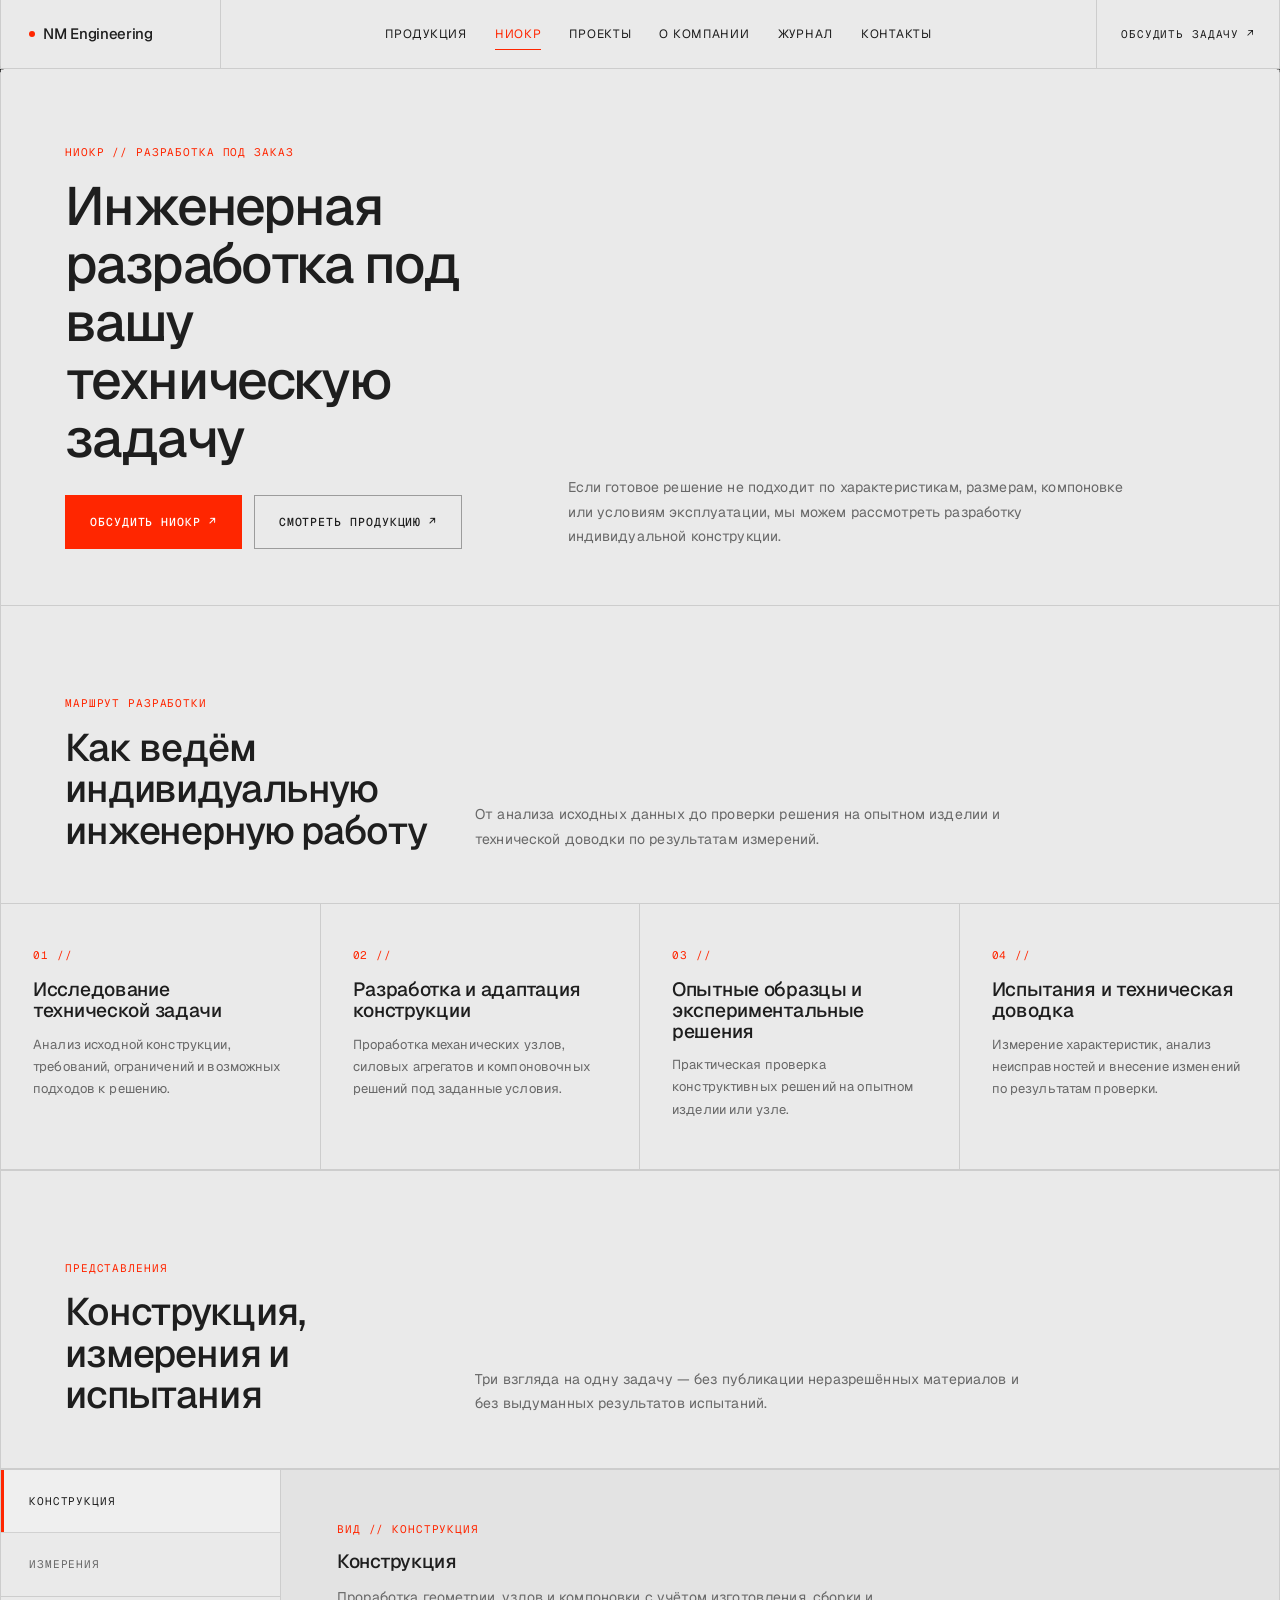
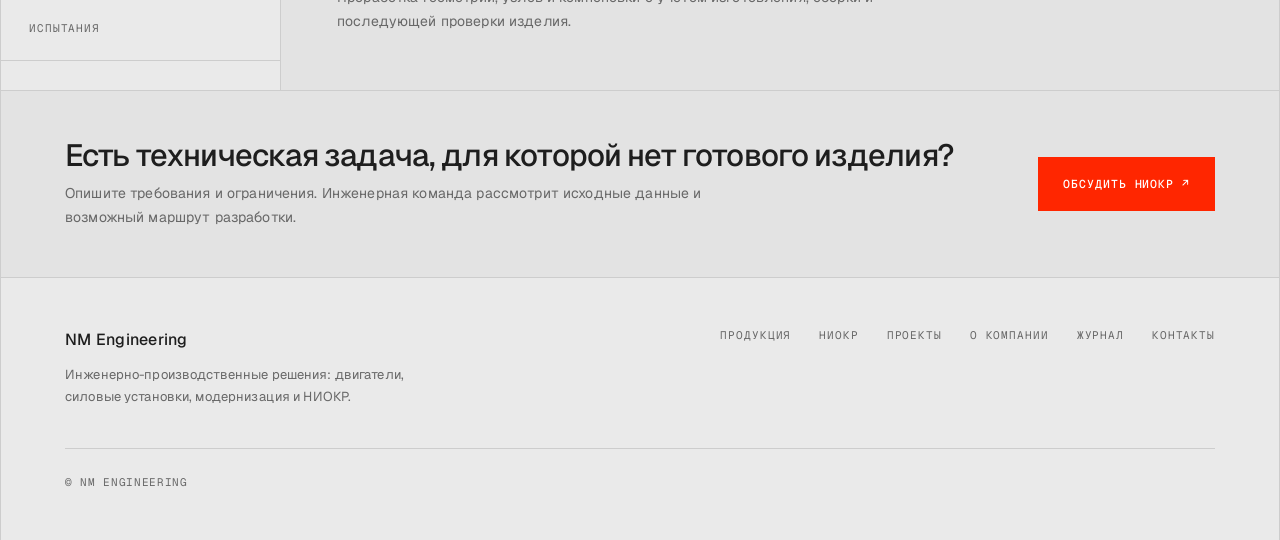
<file: rnd.html>
<!DOCTYPE html>
<html lang="ru">
<head>
  <meta charset="UTF-8">
  <meta name="viewport" content="width=device-width, initial-scale=1.0">
  <title>НИОКР — NM Engineering</title>
  <meta name="description" content="Инженерная разработка под заказ: исследование задачи, адаптация конструкции, опытные образцы и техническая доводка.">
  <meta name="theme-color" content="#EAEAEA">
  <link rel="preconnect" href="https://fonts.googleapis.com">
  <link rel="preconnect" href="https://fonts.gstatic.com" crossorigin>
  <link href="https://fonts.googleapis.com/css2?family=Geist+Mono:wght@400;500;600&family=Geist:wght@400;500;600&display=swap" rel="stylesheet">
  <link rel="stylesheet" href="assets/css/main.css">
</head>
<body data-page="rnd">
  <a class="skip-link" href="#main">К содержимому</a>

  <header class="site-header">
    <div class="header-inner">
      <a href="index.html" class="logo-box" aria-label="NM Engineering — на главную">
        <span class="logo-dot" aria-hidden="true"></span>
        <span>NM Engineering</span>
      </a>
      <nav class="nav-box" id="nav-desktop" aria-label="Основная навигация"></nav>
      <div class="header-actions">
        <a href="contacts.html" class="header-cta" data-track="cta_form">Обсудить задачу ↗</a>
        <button type="button" class="menu-toggle" id="menu-toggle" aria-expanded="false" aria-controls="nav-mobile" aria-label="Открыть меню">
          <span class="menu-toggle-bars" aria-hidden="true"><span></span><span></span><span></span></span>
        </button>
      </div>
    </div>
    <nav class="mobile-nav" id="nav-mobile" aria-label="Мобильная навигация"></nav>
  </header>

  <main id="main" class="wrapper">
    <header class="page-intro section cross-tl cross-tr">
      <div>
        <span class="mono accent">НИОКР // Разработка под заказ</span>
        <h1>Инженерная разработка под вашу техническую задачу</h1>
        <div class="page-actions">
          <a href="contacts.html?direction=rnd&type=rnd" class="btn btn-red" data-cta="rnd" data-track="cta_rnd">
            Обсудить НИОКР ↗
          </a>
          <a href="products.html" class="btn btn-ghost">Смотреть продукцию ↗</a>
        </div>
      </div>
      <p>
        Если готовое решение не подходит по характеристикам, размерам, компоновке
        или условиям эксплуатации, мы можем рассмотреть разработку индивидуальной конструкции.
      </p>
    </header>

    <section class="section reveal" aria-labelledby="rnd-directions-title">
      <div class="sec-head">
        <div>
          <span class="mono accent sec-label">Маршрут разработки</span>
          <h2 id="rnd-directions-title">Как ведём индивидуальную инженерную работу</h2>
        </div>
        <p>
          От анализа исходных данных до проверки решения на опытном изделии
          и технической доводки по результатам измерений.
        </p>
      </div>
      <div class="rnd-grid" id="rnd-grid"></div>
    </section>

    <section class="section reveal" aria-labelledby="rnd-views-title">
      <div class="sec-head">
        <div>
          <span class="mono accent sec-label">Представления</span>
          <h2 id="rnd-views-title">Конструкция, измерения и испытания</h2>
        </div>
        <p>
          Три взгляда на одну задачу — без публикации неразрешённых материалов
          и без выдуманных результатов испытаний.
        </p>
      </div>
      <div class="rnd-views">
        <div class="rnd-view-tabs" id="rnd-view-tabs" role="tablist" aria-label="Представления НИОКР"></div>
        <div id="rnd-view-panels"></div>
      </div>
    </section>

    <section class="section">
      <div class="rnd-cta-band">
        <div>
          <h2 style="font-size: clamp(22px, 2.4vw, 32px);">Есть техническая задача, для которой нет готового изделия?</h2>
          <p style="margin-top: 10px;">
            Опишите требования и ограничения. Инженерная команда рассмотрит исходные данные
            и возможный маршрут разработки.
          </p>
        </div>
        <a href="contacts.html?direction=rnd&type=rnd" class="btn btn-red" data-cta="rnd" data-track="cta_rnd">
          Обсудить НИОКР ↗
        </a>
      </div>
    </section>

    <footer class="site-footer">
      <div class="footer-brand">
        <strong>NM Engineering</strong>
        <p>Инженерно-производственные решения: двигатели, силовые установки, модернизация и НИОКР.</p>
      </div>
      <nav class="footer-nav" id="footer-nav" aria-label="Навигация в подвале"></nav>
      <div class="footer-meta">© NM Engineering</div>
    </footer>
  </main>

  <script src="assets/js/content.js"></script>
  <script src="assets/js/app.js"></script>
</body>
</html>
</file>
<file: assets/css/main.css>
:root {
  --bg: #eaeaea;
  --bg-alt: #e3e3e3;
  --bg-card: #efefef;
  --ink: #1e1e1e;
  --ink-muted: #686868;
  --accent: #ff2600;
  --line: rgba(30, 30, 30, 0.14);
  --line-strong: rgba(30, 30, 30, 0.38);
  --danger: #b42318;
  --font-sans: "Geist", -apple-system, BlinkMacSystemFont, sans-serif;
  --font-mono: "Geist Mono", ui-monospace, monospace;
  --container: 1440px;
  --header-h: 68px;
  --focus: 2px solid var(--accent);
}

*,
*::before,
*::after {
  box-sizing: border-box;
  margin: 0;
  padding: 0;
}

html {
  scroll-behavior: smooth;
  background: var(--bg);
  color: var(--ink);
  font-family: var(--font-sans);
  -webkit-font-smoothing: antialiased;
}

@media (prefers-reduced-motion: reduce) {
  html {
    scroll-behavior: auto;
  }

  *,
  *::before,
  *::after {
    animation-duration: 0.01ms !important;
    animation-iteration-count: 1 !important;
    transition-duration: 0.01ms !important;
  }

  .reveal {
    opacity: 1 !important;
    transform: none !important;
  }
}

body {
  background: var(--bg);
  overflow-x: hidden;
  font-size: 13px;
  font-weight: 400;
  line-height: 1.7;
  letter-spacing: 0.02em;
}

img,
svg {
  max-width: 100%;
  height: auto;
  display: block;
}

button,
input,
select,
textarea {
  font: inherit;
  color: inherit;
}

a:focus-visible,
button:focus-visible,
input:focus-visible,
select:focus-visible,
textarea:focus-visible,
.nav-item:focus-visible,
.header-cta:focus-visible,
.btn:focus-visible,
.pill:focus-visible,
.menu-toggle:focus-visible {
  outline: var(--focus);
  outline-offset: 3px;
}

.skip-link {
  position: absolute;
  left: 16px;
  top: -48px;
  z-index: 200;
  padding: 10px 14px;
  background: var(--ink);
  color: #fff;
  text-decoration: none;
  font-family: var(--font-mono);
  font-size: 11px;
  letter-spacing: 0.08em;
  text-transform: uppercase;
}

.skip-link:focus {
  top: 12px;
}

h1,
h2,
h3 {
  font-family: var(--font-sans);
  font-weight: 500;
  letter-spacing: -0.03em;
  line-height: 1.08;
  color: var(--ink);
  text-transform: none;
}

h1 {
  font-size: clamp(32px, 4.2vw, 56px);
}

h2 {
  font-size: clamp(24px, 3vw, 40px);
}

h3 {
  font-size: clamp(17px, 1.5vw, 22px);
  letter-spacing: -0.015em;
}

.mono {
  font-family: var(--font-mono);
  font-size: 11px;
  letter-spacing: 0.08em;
  text-transform: uppercase;
  color: var(--ink-muted);
}

.accent {
  color: var(--accent);
}

.wrapper {
  max-width: var(--container);
  margin: 0 auto;
  border-left: 1px solid var(--line);
  border-right: 1px solid var(--line);
  position: relative;
  background: var(--bg);
}

.section {
  border-bottom: 1px solid var(--line);
  position: relative;
  scroll-margin-top: calc(var(--header-h) + 12px);
}

.cross-tl::before,
.cross-tr::after {
  content: "+";
  position: absolute;
  font-family: var(--font-mono);
  font-size: 14px;
  color: var(--ink);
  line-height: 1;
  pointer-events: none;
  z-index: 4;
}

.cross-tl::before {
  top: -8px;
  left: -5px;
}

.cross-tr::after {
  top: -8px;
  right: -5px;
}

.torque-mark {
  position: relative;
}

.torque-mark::before {
  content: "";
  position: absolute;
  top: -1px;
  left: 48px;
  width: 28px;
  height: 3px;
  background: var(--accent);
  z-index: 3;
}

/* Header */
.site-header {
  position: sticky;
  top: 0;
  z-index: 100;
  background: rgba(234, 234, 234, 0.94);
  backdrop-filter: blur(12px);
  border-bottom: 1px solid var(--line);
}

.header-inner {
  max-width: var(--container);
  margin: 0 auto;
  display: grid;
  grid-template-columns: 220px 1fr auto;
  border-left: 1px solid var(--line);
  border-right: 1px solid var(--line);
  min-height: var(--header-h);
  align-items: stretch;
}

.logo-box {
  display: flex;
  align-items: center;
  padding: 0 28px;
  border-right: 1px solid var(--line);
  text-decoration: none;
  color: var(--ink);
  font-weight: 500;
  font-size: 15px;
  letter-spacing: -0.02em;
  gap: 8px;
}

.logo-dot {
  width: 6px;
  height: 6px;
  background: var(--accent);
  border-radius: 50%;
  flex-shrink: 0;
}

.nav-box {
  display: flex;
  align-items: center;
  justify-content: center;
  gap: 28px;
  padding: 0 20px;
}

.nav-item {
  text-decoration: none;
  color: var(--ink);
  font-size: 12px;
  letter-spacing: 0.06em;
  text-transform: uppercase;
  transition: color 0.2s ease;
  position: relative;
  white-space: nowrap;
  background: none;
  border: none;
  cursor: pointer;
  padding: 8px 0;
}

.nav-item:hover,
.nav-item.is-active {
  color: var(--accent);
}

.nav-item::after {
  content: "";
  position: absolute;
  left: 0;
  bottom: 2px;
  width: 0;
  height: 1.5px;
  background: var(--accent);
  transition: width 0.25s ease;
}

.nav-item:hover::after,
.nav-item.is-active::after {
  width: 100%;
}

.mobile-nav a.is-active {
  color: var(--accent);
}

.header-actions {
  display: flex;
  align-items: stretch;
  border-left: 1px solid var(--line);
}

.header-cta {
  display: flex;
  align-items: center;
  justify-content: center;
  gap: 10px;
  padding: 0 24px;
  text-decoration: none;
  color: var(--ink);
  font-family: var(--font-mono);
  font-size: 11px;
  letter-spacing: 0.08em;
  text-transform: uppercase;
  transition: background 0.25s ease, color 0.25s ease;
  white-space: nowrap;
}

.header-cta:hover {
  background: var(--accent);
  color: #fff;
}

.menu-toggle {
  display: none;
  align-items: center;
  justify-content: center;
  width: 64px;
  border: none;
  border-left: 1px solid var(--line);
  background: transparent;
  cursor: pointer;
  color: var(--ink);
}

.menu-toggle-bars {
  display: flex;
  flex-direction: column;
  gap: 5px;
  width: 20px;
}

.menu-toggle-bars span {
  display: block;
  height: 1.5px;
  background: currentColor;
  transition: transform 0.25s ease, opacity 0.25s ease;
}

.site-header.is-open .menu-toggle-bars span:nth-child(1) {
  transform: translateY(6.5px) rotate(45deg);
}

.site-header.is-open .menu-toggle-bars span:nth-child(2) {
  opacity: 0;
}

.site-header.is-open .menu-toggle-bars span:nth-child(3) {
  transform: translateY(-6.5px) rotate(-45deg);
}

.mobile-nav {
  display: none;
  border-top: 1px solid var(--line);
  background: var(--bg);
  padding: 12px 28px 28px;
}

.mobile-nav a {
  display: block;
  padding: 14px 0;
  border-bottom: 1px solid var(--line);
  text-decoration: none;
  color: var(--ink);
  font-size: 14px;
  text-transform: uppercase;
  letter-spacing: 0.06em;
}

.mobile-nav a:hover,
.mobile-nav a:focus-visible {
  color: var(--accent);
}

.site-header.is-open .mobile-nav {
  display: block;
}

/* Buttons */
.btn {
  display: inline-flex;
  align-items: center;
  gap: 14px;
  padding: 16px 24px;
  font-family: var(--font-mono);
  font-size: 11.5px;
  font-weight: 500;
  letter-spacing: 0.08em;
  text-transform: uppercase;
  text-decoration: none;
  border: 1px solid var(--ink);
  cursor: pointer;
  transition: background 0.25s ease, color 0.25s ease, border-color 0.25s ease, transform 0.25s ease;
  background: transparent;
  color: var(--ink);
}

.btn:disabled {
  opacity: 0.55;
  cursor: not-allowed;
  transform: none;
}

.btn-red {
  background: var(--accent);
  border-color: var(--accent);
  color: #fff;
}

.btn-red:hover:not(:disabled) {
  background: var(--ink);
  border-color: var(--ink);
  transform: translateY(-1px);
}

.btn-ghost {
  border-color: var(--line-strong);
}

.btn-ghost:hover:not(:disabled) {
  border-color: var(--accent);
  color: var(--accent);
}

.btn-link {
  display: inline-flex;
  align-items: center;
  gap: 10px;
  margin-top: 24px;
  font-family: var(--font-mono);
  font-size: 11px;
  letter-spacing: 0.08em;
  text-transform: uppercase;
  text-decoration: none;
  color: var(--ink);
  background: none;
  border: none;
  cursor: pointer;
  padding: 0;
  transition: color 0.2s ease;
}

.btn-link:hover {
  color: var(--accent);
}

/* Page intro (внутренние страницы) */
.page-intro {
  padding: 72px 64px 56px;
  border-bottom: 1px solid var(--line);
  display: grid;
  grid-template-columns: 5fr 7fr;
  gap: 40px;
  align-items: end;
}

.page-intro h1 {
  margin-top: 14px;
}

.page-intro p {
  color: var(--ink-muted);
  max-width: 560px;
  font-size: 14px;
  line-height: 1.75;
  letter-spacing: 0.01em;
}

.page-actions {
  display: flex;
  flex-wrap: wrap;
  gap: 12px;
  margin-top: 28px;
}

/* Overview cards on home */
.overview-grid {
  display: grid;
  grid-template-columns: repeat(3, 1fr);
}

.overview-card {
  display: flex;
  flex-direction: column;
  justify-content: space-between;
  gap: 28px;
  padding: 48px 40px;
  border-right: 1px solid var(--line);
  border-bottom: 1px solid var(--line);
  text-decoration: none;
  color: var(--ink);
  transition: background 0.25s ease;
  min-width: 0;
}

.overview-card:nth-child(3n) {
  border-right: none;
}

.overview-card:hover {
  background: var(--bg-card);
}

.overview-card h3 {
  margin-top: 12px;
}

.overview-card p {
  margin-top: 12px;
  color: var(--ink-muted);
  font-size: 13px;
  line-height: 1.7;
  letter-spacing: 0.01em;
}

.products-grid--detailed {
  grid-template-columns: repeat(2, 1fr);
}

.products-grid--detailed .product-card {
  padding: 48px 40px;
  border-right: 1px solid var(--line);
}

.products-grid--detailed .product-card:nth-child(2n) {
  border-right: none;
}

.products-grid--detailed .product-card:nth-child(n + 3) {
  border-top: 1px solid var(--line);
}

.products-grid--detailed .product-art {
  height: 200px;
}

/* Section heading */
.sec-head {
  padding: 88px 64px 52px;
  border-bottom: 1px solid var(--line);
  display: grid;
  grid-template-columns: 4fr 8fr;
  align-items: end;
  gap: 40px;
}

.sec-head p,
.prose {
  color: var(--ink-muted);
  max-width: 560px;
  font-size: 14px;
  line-height: 1.75;
  letter-spacing: 0.01em;
}

.sec-label {
  display: block;
  margin-bottom: 14px;
}

/* Hero */
.hero-grid {
  display: grid;
  grid-template-columns: 1fr 1fr;
  min-height: calc(100vh - var(--header-h));
}

.hero-content {
  padding: 80px 56px;
  border-right: 1px solid var(--line);
  display: flex;
  flex-direction: column;
  justify-content: space-between;
  gap: 48px;
}

.hero-sub {
  max-width: 480px;
  margin-top: 28px;
  color: var(--ink-muted);
  font-size: 14px;
  line-height: 1.75;
  letter-spacing: 0.01em;
  text-transform: none;
}

.hero-actions {
  display: flex;
  gap: 14px;
  flex-wrap: wrap;
}

.hero-visual {
  background: var(--bg-alt);
  display: flex;
  flex-direction: column;
  min-height: 420px;
}

.viewport-top {
  padding: 18px 28px;
  border-bottom: 1px solid var(--line);
  display: flex;
  justify-content: space-between;
  align-items: center;
  gap: 16px;
  flex-wrap: wrap;
}

.layer-pills {
  display: flex;
  gap: 8px;
  flex-wrap: wrap;
}

.pill {
  padding: 5px 12px;
  border: 1px solid var(--line-strong);
  background: transparent;
  font-family: var(--font-mono);
  font-size: 10px;
  text-transform: uppercase;
  cursor: pointer;
  color: var(--ink);
  transition: background 0.2s ease, border-color 0.2s ease, color 0.2s ease;
}

.pill.active,
.pill:hover {
  background: var(--accent);
  border-color: var(--accent);
  color: #fff;
}

.cad-stage {
  flex: 1;
  display: flex;
  align-items: center;
  justify-content: center;
  padding: 40px 32px;
  position: relative;
}

.cad-stage svg {
  width: 100%;
  max-width: 520px;
}

.hero-strip {
  display: grid;
  grid-template-columns: repeat(3, 1fr);
  border-top: 1px solid var(--line);
  background: var(--bg);
}

.strip-box {
  padding: 28px 28px;
  border-right: 1px solid var(--line);
}

.strip-box:last-child {
  border-right: none;
}

.strip-box strong {
  display: block;
  margin-top: 8px;
  font-size: 14px;
  font-weight: 500;
  letter-spacing: -0.01em;
  text-transform: none;
}

/* Reticle */
.reticle {
  position: absolute;
  inset: 12px;
  pointer-events: none;
}

.reticle::before,
.reticle::after {
  content: "";
  position: absolute;
  width: 12px;
  height: 12px;
  border-color: var(--ink);
  border-style: solid;
  transition: border-color 0.25s ease, transform 0.25s ease;
}

.reticle::before {
  top: 0;
  left: 0;
  border-width: 1.5px 0 0 1.5px;
}

.reticle::after {
  bottom: 0;
  right: 0;
  border-width: 0 1.5px 1.5px 0;
}

.product-card:hover .reticle::before,
.product-card:hover .reticle::after,
.project-card:hover .reticle::before,
.project-card:hover .reticle::after,
.plate-card:hover .reticle::before,
.plate-card:hover .reticle::after {
  border-color: var(--accent);
  transform: scale(1.08);
}

/* Products — 5 columns on wide, adaptive otherwise */
.products-grid {
  display: grid;
  grid-template-columns: repeat(5, 1fr);
}

.product-card {
  padding: 36px 28px 40px;
  border-right: 1px solid var(--line);
  display: flex;
  flex-direction: column;
  justify-content: space-between;
  gap: 24px;
  min-width: 0;
  transition: background 0.25s ease;
}

.product-card:last-child {
  border-right: none;
}

.product-card:hover {
  background: var(--bg-card);
}

.product-art {
  height: 160px;
  margin: 20px 0;
  border: 1px solid var(--line);
  background: var(--bg-alt);
  display: flex;
  align-items: center;
  justify-content: center;
  position: relative;
}

.product-tags {
  display: flex;
  flex-wrap: wrap;
  gap: 8px;
  margin-top: 16px;
}

.tag {
  font-family: var(--font-mono);
  font-size: 10px;
  letter-spacing: 0.06em;
  text-transform: uppercase;
  color: var(--ink-muted);
  border: 1px solid var(--line);
  padding: 5px 8px;
}

.product-card p {
  color: var(--ink-muted);
  font-size: 13px;
  line-height: 1.7;
  letter-spacing: 0.01em;
  text-transform: none;
}

/* Process */
.process-track {
  display: grid;
  grid-template-columns: repeat(5, 1fr);
  position: relative;
}

.process-track::before {
  content: "";
  position: absolute;
  top: 48px;
  left: 8%;
  right: 8%;
  height: 1px;
  background: var(--line-strong);
  pointer-events: none;
}

.process-step {
  padding: 40px 28px 56px;
  border-right: 1px solid var(--line);
  position: relative;
  min-width: 0;
}

.process-step:last-child {
  border-right: none;
}

.process-index {
  width: 28px;
  height: 28px;
  border: 1px solid var(--ink);
  background: var(--bg);
  display: flex;
  align-items: center;
  justify-content: center;
  font-family: var(--font-mono);
  font-size: 11px;
  margin-bottom: 28px;
  position: relative;
  z-index: 1;
}

.process-step h3 {
  margin-bottom: 12px;
}

.process-step p {
  color: var(--ink-muted);
  font-size: 13px;
  line-height: 1.7;
  letter-spacing: 0.01em;
  text-transform: none;
}

/* R&D */
.rnd-grid {
  display: grid;
  grid-template-columns: repeat(4, 1fr);
  border-bottom: 1px solid var(--line);
}

.rnd-item {
  padding: 40px 32px 48px;
  border-right: 1px solid var(--line);
  min-width: 0;
}

.rnd-item:last-child {
  border-right: none;
}

.rnd-item h3 {
  margin: 14px 0 12px;
}

.rnd-item p {
  color: var(--ink-muted);
  font-size: 13px;
  line-height: 1.7;
  letter-spacing: 0.01em;
  text-transform: none;
}

.rnd-cta-band {
  display: grid;
  grid-template-columns: 1fr auto;
  gap: 32px;
  align-items: center;
  padding: 48px 64px;
  background: var(--bg-alt);
}

.rnd-cta-band h3 {
  margin-bottom: 10px;
}

.rnd-cta-band p {
  color: var(--ink-muted);
  max-width: 640px;
  font-size: 14px;
  line-height: 1.7;
  letter-spacing: 0.01em;
  text-transform: none;
}

.rnd-views {
  border-top: 1px solid var(--line);
  display: grid;
  grid-template-columns: 280px 1fr;
}

.rnd-view-tabs {
  border-right: 1px solid var(--line);
  display: flex;
  flex-direction: column;
}

.rnd-view-tab {
  padding: 22px 28px;
  text-align: left;
  border: none;
  border-bottom: 1px solid var(--line);
  background: transparent;
  font-family: var(--font-mono);
  font-size: 11px;
  letter-spacing: 0.08em;
  text-transform: uppercase;
  cursor: pointer;
  color: var(--ink-muted);
  transition: background 0.2s ease, color 0.2s ease;
}

.rnd-view-tab.active,
.rnd-view-tab:hover {
  color: var(--ink);
  background: var(--bg-card);
}

.rnd-view-tab.active {
  box-shadow: inset 3px 0 0 var(--accent);
}

.rnd-view-panel {
  padding: 48px 56px;
  background: var(--bg-alt);
  min-height: 220px;
  display: none;
}

.rnd-view-panel.active {
  display: block;
}

.rnd-view-panel p {
  color: var(--ink-muted);
  max-width: 560px;
  font-size: 14px;
  line-height: 1.75;
  letter-spacing: 0.01em;
  text-transform: none;
  margin-top: 12px;
}

/* Projects */
.projects-grid {
  display: grid;
  grid-template-columns: repeat(3, 1fr);
}

.project-card {
  padding: 48px 40px;
  border-right: 1px solid var(--line);
  display: flex;
  flex-direction: column;
  justify-content: space-between;
  gap: 28px;
  min-width: 0;
  transition: background 0.25s ease;
}

.project-card:last-child {
  border-right: none;
}

.project-card:hover {
  background: var(--bg-card);
}

.project-art {
  height: 160px;
  border: 1px solid var(--line);
  background: var(--bg-alt);
  margin: 20px 0;
  display: flex;
  align-items: center;
  justify-content: center;
  position: relative;
}

.project-card h3 {
  margin-top: 10px;
}

.project-card .project-sub {
  margin-top: 8px;
  font-family: var(--font-mono);
  font-size: 11px;
  letter-spacing: 0.06em;
  text-transform: uppercase;
  color: var(--ink);
}

.project-card p {
  margin-top: 14px;
  color: var(--ink-muted);
  font-size: 13px;
  line-height: 1.7;
  letter-spacing: 0.01em;
  text-transform: none;
}

/* Testing */
.plates-grid {
  display: grid;
  grid-template-columns: repeat(3, 1fr);
}

.plate-card {
  border-right: 1px solid var(--line);
  padding: 48px 40px;
  display: flex;
  flex-direction: column;
  justify-content: space-between;
  min-height: 420px;
  gap: 24px;
  transition: background 0.3s ease;
}

.plate-card:last-child {
  border-right: none;
}

.plate-card:hover {
  background: var(--bg-card);
}

.plate-illustration {
  height: 200px;
  margin: 20px 0;
  border: 1px solid var(--line);
  background: var(--bg-alt);
  display: flex;
  align-items: center;
  justify-content: center;
  position: relative;
  overflow: hidden;
}

.plate-card p {
  color: var(--ink-muted);
  margin-top: 10px;
  font-size: 13px;
  line-height: 1.7;
  letter-spacing: 0.01em;
  text-transform: none;
}

.testing-note {
  padding: 48px 64px;
  border-top: 1px solid var(--line);
  background: var(--bg-alt);
  display: grid;
  grid-template-columns: 4fr 8fr;
  gap: 40px;
  align-items: start;
}

.testing-note p {
  color: var(--ink-muted);
  max-width: 640px;
  font-size: 14px;
  line-height: 1.75;
  letter-spacing: 0.01em;
  text-transform: none;
}

/* About */
.about-grid {
  display: grid;
  grid-template-columns: 1fr 1fr;
}

.about-left {
  padding: 80px 56px;
  border-right: 1px solid var(--line);
  display: flex;
  flex-direction: column;
  justify-content: space-between;
  gap: 48px;
}

.about-left > p {
  color: var(--ink-muted);
  max-width: 520px;
  font-size: 14px;
  line-height: 1.75;
  letter-spacing: 0.01em;
  text-transform: none;
}

.principles {
  display: grid;
  gap: 28px;
  padding-top: 36px;
  border-top: 1px solid var(--line);
}

.principle h3 {
  font-size: 16px;
  margin-bottom: 8px;
}

.principle p {
  color: var(--ink-muted);
  font-size: 13px;
  line-height: 1.7;
  letter-spacing: 0.01em;
  text-transform: none;
}

.about-right {
  padding: 80px 56px;
  background: var(--bg-alt);
  display: flex;
  flex-direction: column;
  align-items: center;
  justify-content: center;
  gap: 20px;
}

.metal-nameplate {
  width: 100%;
  max-width: 440px;
  border: 1.5px solid var(--ink);
  background: linear-gradient(135deg, #efefef 0%, #dcdcdc 100%);
  padding: 28px;
  position: relative;
  box-shadow: 14px 14px 0 rgba(30, 30, 30, 0.08);
}

.rivet {
  width: 10px;
  height: 10px;
  border: 1.5px solid var(--ink);
  border-radius: 50%;
  position: absolute;
  background: var(--bg);
}

.rivet.tl {
  top: 12px;
  left: 12px;
}
.rivet.tr {
  top: 12px;
  right: 12px;
}
.rivet.bl {
  bottom: 12px;
  left: 12px;
}
.rivet.br {
  bottom: 12px;
  right: 12px;
}

.nameplate-grid {
  display: grid;
  grid-template-columns: 1fr 1fr;
  gap: 16px;
  font-family: var(--font-mono);
  font-size: 11px;
  letter-spacing: 0.04em;
  text-transform: uppercase;
}

.nameplate-grid span {
  color: var(--ink-muted);
  display: block;
  margin-bottom: 4px;
}

.nameplate-caption {
  text-align: center;
  max-width: 440px;
}

/* Journal */
.blog-grid {
  display: grid;
  grid-template-columns: repeat(3, 1fr);
}

.blog-card {
  padding: 48px 40px;
  border-right: 1px solid var(--line);
  display: flex;
  flex-direction: column;
  justify-content: space-between;
  gap: 28px;
  color: var(--ink);
  min-width: 0;
}

.blog-card:last-child {
  border-right: none;
}

.blog-thumb {
  height: 150px;
  border: 1px solid var(--line);
  background: var(--bg-alt);
  margin-bottom: 24px;
  display: flex;
  align-items: center;
  justify-content: center;
  position: relative;
}

.blog-card h3 {
  margin-top: 12px;
}

.blog-card p {
  margin-top: 12px;
  color: var(--ink-muted);
  font-size: 13px;
  line-height: 1.7;
  letter-spacing: 0.01em;
  text-transform: none;
}

.journal-note {
  padding: 28px 64px 48px;
  border-top: 1px solid var(--line);
}

.journal-note p {
  color: var(--ink-muted);
  font-size: 13px;
  max-width: 720px;
  letter-spacing: 0.01em;
  text-transform: none;
}

/* Contacts / Form */
.contact-grid {
  display: grid;
  grid-template-columns: 5fr 7fr;
}

.contact-info {
  padding: 80px 56px;
  border-right: 1px solid var(--line);
  display: flex;
  flex-direction: column;
  justify-content: space-between;
  gap: 40px;
}

.contact-info > p {
  color: var(--ink-muted);
  max-width: 440px;
  font-size: 14px;
  line-height: 1.75;
  letter-spacing: 0.01em;
  text-transform: none;
}

.contact-form {
  padding: 80px 56px;
  background: var(--bg-alt);
}

.form-title {
  display: block;
  margin-bottom: 28px;
}

.field {
  margin-bottom: 28px;
}

.field label {
  display: block;
  margin-bottom: 10px;
  font-family: var(--font-mono);
  font-size: 11px;
  letter-spacing: 0.08em;
  text-transform: uppercase;
  color: var(--ink-muted);
}

.input-line,
.select-line,
.textarea-line {
  width: 100%;
  padding: 14px 0;
  background: transparent;
  border: none;
  border-bottom: 1px solid var(--line-strong);
  font-family: var(--font-mono);
  font-size: 13px;
  color: var(--ink);
  outline: none;
  transition: border-color 0.2s ease;
  border-radius: 0;
  appearance: none;
}

.textarea-line {
  min-height: 110px;
  resize: vertical;
  line-height: 1.6;
  letter-spacing: 0.01em;
}

.select-line {
  cursor: pointer;
  background-image: linear-gradient(45deg, transparent 50%, var(--ink) 50%),
    linear-gradient(135deg, var(--ink) 50%, transparent 50%);
  background-position: calc(100% - 12px) calc(50% - 2px), calc(100% - 7px) calc(50% - 2px);
  background-size: 5px 5px, 5px 5px;
  background-repeat: no-repeat;
  padding-right: 28px;
}

.input-line:focus,
.select-line:focus,
.textarea-line:focus {
  border-bottom-color: var(--accent);
}

.input-line.is-invalid,
.select-line.is-invalid,
.textarea-line.is-invalid {
  border-bottom-color: var(--danger);
}

.field-error {
  display: none;
  margin-top: 8px;
  font-family: var(--font-mono);
  font-size: 10px;
  letter-spacing: 0.06em;
  text-transform: uppercase;
  color: var(--danger);
}

.field-error.is-visible {
  display: block;
}

.field-hint {
  margin-top: 8px;
  font-size: 12px;
  color: var(--ink-muted);
  letter-spacing: 0.01em;
  text-transform: none;
}

.consent {
  display: flex;
  gap: 12px;
  align-items: flex-start;
  margin: 8px 0 28px;
  font-size: 12px;
  color: var(--ink-muted);
  letter-spacing: 0.01em;
  text-transform: none;
  line-height: 1.6;
}

.consent input {
  margin-top: 3px;
  flex-shrink: 0;
  accent-color: var(--accent);
}

.form-status {
  margin-top: 20px;
  padding: 16px 18px;
  border: 1px solid var(--line-strong);
  font-family: var(--font-mono);
  font-size: 11px;
  letter-spacing: 0.06em;
  text-transform: uppercase;
  line-height: 1.6;
  display: none;
}

.form-status.is-visible {
  display: block;
}

.form-status.is-error {
  border-color: var(--danger);
  color: var(--danger);
  background: rgba(180, 35, 24, 0.05);
}

.form-status.is-success {
  border-color: var(--ink);
  color: var(--ink);
  background: var(--bg);
}

.form-status.is-loading {
  border-color: var(--line-strong);
  color: var(--ink-muted);
}

.form-footnote {
  margin-top: 20px;
  color: var(--ink-muted);
  font-size: 12px;
  letter-spacing: 0.01em;
  text-transform: none;
  line-height: 1.6;
}

/* Footer */
.site-footer {
  padding: 48px 64px;
  display: grid;
  grid-template-columns: 1.2fr 1fr;
  gap: 40px;
  align-items: start;
}

.footer-brand strong {
  display: block;
  font-size: 16px;
  font-weight: 500;
  margin-bottom: 10px;
}

.footer-brand p {
  color: var(--ink-muted);
  max-width: 360px;
  font-size: 13px;
  line-height: 1.7;
  letter-spacing: 0.01em;
  text-transform: none;
}

.footer-nav {
  display: flex;
  flex-wrap: wrap;
  gap: 12px 28px;
  justify-content: flex-end;
}

.footer-nav a {
  text-decoration: none;
  color: var(--ink-muted);
  font-family: var(--font-mono);
  font-size: 11px;
  letter-spacing: 0.08em;
  text-transform: uppercase;
  transition: color 0.2s ease;
}

.footer-nav a:hover {
  color: var(--accent);
}

.footer-meta {
  grid-column: 1 / -1;
  padding-top: 24px;
  border-top: 1px solid var(--line);
  font-family: var(--font-mono);
  font-size: 11px;
  letter-spacing: 0.06em;
  text-transform: uppercase;
  color: var(--ink-muted);
}

/* Reveal */
.reveal {
  opacity: 0;
  transform: translateY(18px);
  transition: opacity 0.7s ease, transform 0.7s cubic-bezier(0.16, 1, 0.3, 1);
}

.reveal.visible {
  opacity: 1;
  transform: translateY(0);
}

/* Responsive */
@media (max-width: 1200px) {
  .overview-grid {
    grid-template-columns: repeat(2, 1fr);
  }

  .overview-card:nth-child(3n) {
    border-right: 1px solid var(--line);
  }

  .overview-card:nth-child(2n) {
    border-right: none;
  }

  .products-grid {
    grid-template-columns: repeat(3, 1fr);
  }

  .products-grid--detailed {
    grid-template-columns: repeat(2, 1fr);
  }

  .product-card:nth-child(3n) {
    border-right: none;
  }

  .product-card:nth-child(n + 4) {
    border-top: 1px solid var(--line);
  }

  .process-track {
    grid-template-columns: repeat(3, 1fr);
  }

  .process-track::before {
    display: none;
  }

  .process-step:nth-child(3) {
    border-right: none;
  }

  .process-step:nth-child(n + 4) {
    border-top: 1px solid var(--line);
  }

  .rnd-grid {
    grid-template-columns: repeat(2, 1fr);
  }

  .rnd-item:nth-child(2n) {
    border-right: none;
  }

  .rnd-item:nth-child(n + 3) {
    border-top: 1px solid var(--line);
  }
}

@media (max-width: 1080px) {
  .header-inner {
    grid-template-columns: 1fr auto;
  }

  .nav-box {
    display: none;
  }

  .menu-toggle {
    display: flex;
  }

  .header-cta {
    display: none;
  }

  .hero-grid,
  .page-intro,
  .sec-head,
  .plates-grid,
  .products-grid,
  .products-grid--detailed,
  .process-track,
  .rnd-grid,
  .rnd-cta-band,
  .rnd-views,
  .projects-grid,
  .overview-grid,
  .about-grid,
  .blog-grid,
  .contact-grid,
  .testing-note,
  .site-footer {
    grid-template-columns: 1fr;
  }

  .hero-content,
  .page-intro,
  .sec-head,
  .plate-card,
  .product-card,
  .process-step,
  .rnd-item,
  .rnd-cta-band,
  .rnd-view-panel,
  .project-card,
  .overview-card,
  .about-left,
  .about-right,
  .blog-card,
  .contact-info,
  .contact-form,
  .testing-note,
  .journal-note,
  .site-footer {
    padding-left: 28px;
    padding-right: 28px;
    border-right: none;
  }

  .overview-card {
    border-right: none;
  }

  .overview-card:nth-child(3n) {
    border-right: none;
  }

  .products-grid--detailed .product-card:nth-child(2n) {
    border-right: none;
  }

  .products-grid--detailed .product-card:nth-child(n + 3) {
    border-top: none;
  }

  .products-grid--detailed .product-card {
    border-bottom: 1px solid var(--line);
  }

  .hero-content,
  .sec-head {
    padding-top: 56px;
    padding-bottom: 48px;
  }

  .hero-content {
    border-bottom: 1px solid var(--line);
  }

  .product-card,
  .process-step,
  .rnd-item,
  .project-card,
  .plate-card,
  .blog-card {
    border-right: none;
    border-bottom: 1px solid var(--line);
  }

  .product-card:last-child,
  .process-step:last-child,
  .rnd-item:last-child,
  .project-card:last-child,
  .plate-card:last-child,
  .blog-card:last-child {
    border-bottom: none;
  }

  .product-card:nth-child(n + 4),
  .process-step:nth-child(n + 4),
  .rnd-item:nth-child(n + 3) {
    border-top: none;
  }

  .hero-strip {
    grid-template-columns: 1fr;
  }

  .strip-box {
    border-right: none;
    border-bottom: 1px solid var(--line);
  }

  .strip-box:last-child {
    border-bottom: none;
  }

  .rnd-view-tabs {
    border-right: none;
    border-bottom: 1px solid var(--line);
    flex-direction: row;
    overflow-x: auto;
  }

  .rnd-view-tab {
    flex: 1 0 auto;
    border-bottom: none;
    border-right: 1px solid var(--line);
  }

  .rnd-view-tab.active {
    box-shadow: inset 0 -3px 0 var(--accent);
  }

  .footer-nav {
    justify-content: flex-start;
  }

  .mobile-nav .header-cta-mobile {
    display: flex;
    margin-top: 20px;
    justify-content: center;
    border: 1px solid var(--ink);
    padding: 16px;
    text-decoration: none;
    color: var(--ink);
    font-family: var(--font-mono);
    font-size: 11px;
    letter-spacing: 0.08em;
    text-transform: uppercase;
  }

  .mobile-nav .header-cta-mobile:hover {
    background: var(--accent);
    border-color: var(--accent);
    color: #fff;
  }
}

@media (max-width: 480px) {
  .hero-actions .btn,
  .rnd-cta-band .btn,
  .contact-form .btn {
    width: 100%;
    justify-content: space-between;
  }

  .logo-box {
    padding: 0 18px;
    font-size: 14px;
  }

  .cad-stage {
    padding: 28px 16px;
  }

  .viewport-top {
    padding: 14px 16px;
  }

  .nameplate-grid {
    grid-template-columns: 1fr;
  }
}

@media (max-width: 360px) {
  .hero-content,
  .sec-head,
  .plate-card,
  .product-card,
  .process-step,
  .rnd-item,
  .rnd-cta-band,
  .project-card,
  .about-left,
  .about-right,
  .blog-card,
  .contact-info,
  .contact-form,
  .testing-note,
  .journal-note,
  .site-footer {
    padding-left: 16px;
    padding-right: 16px;
  }
}
</file>
